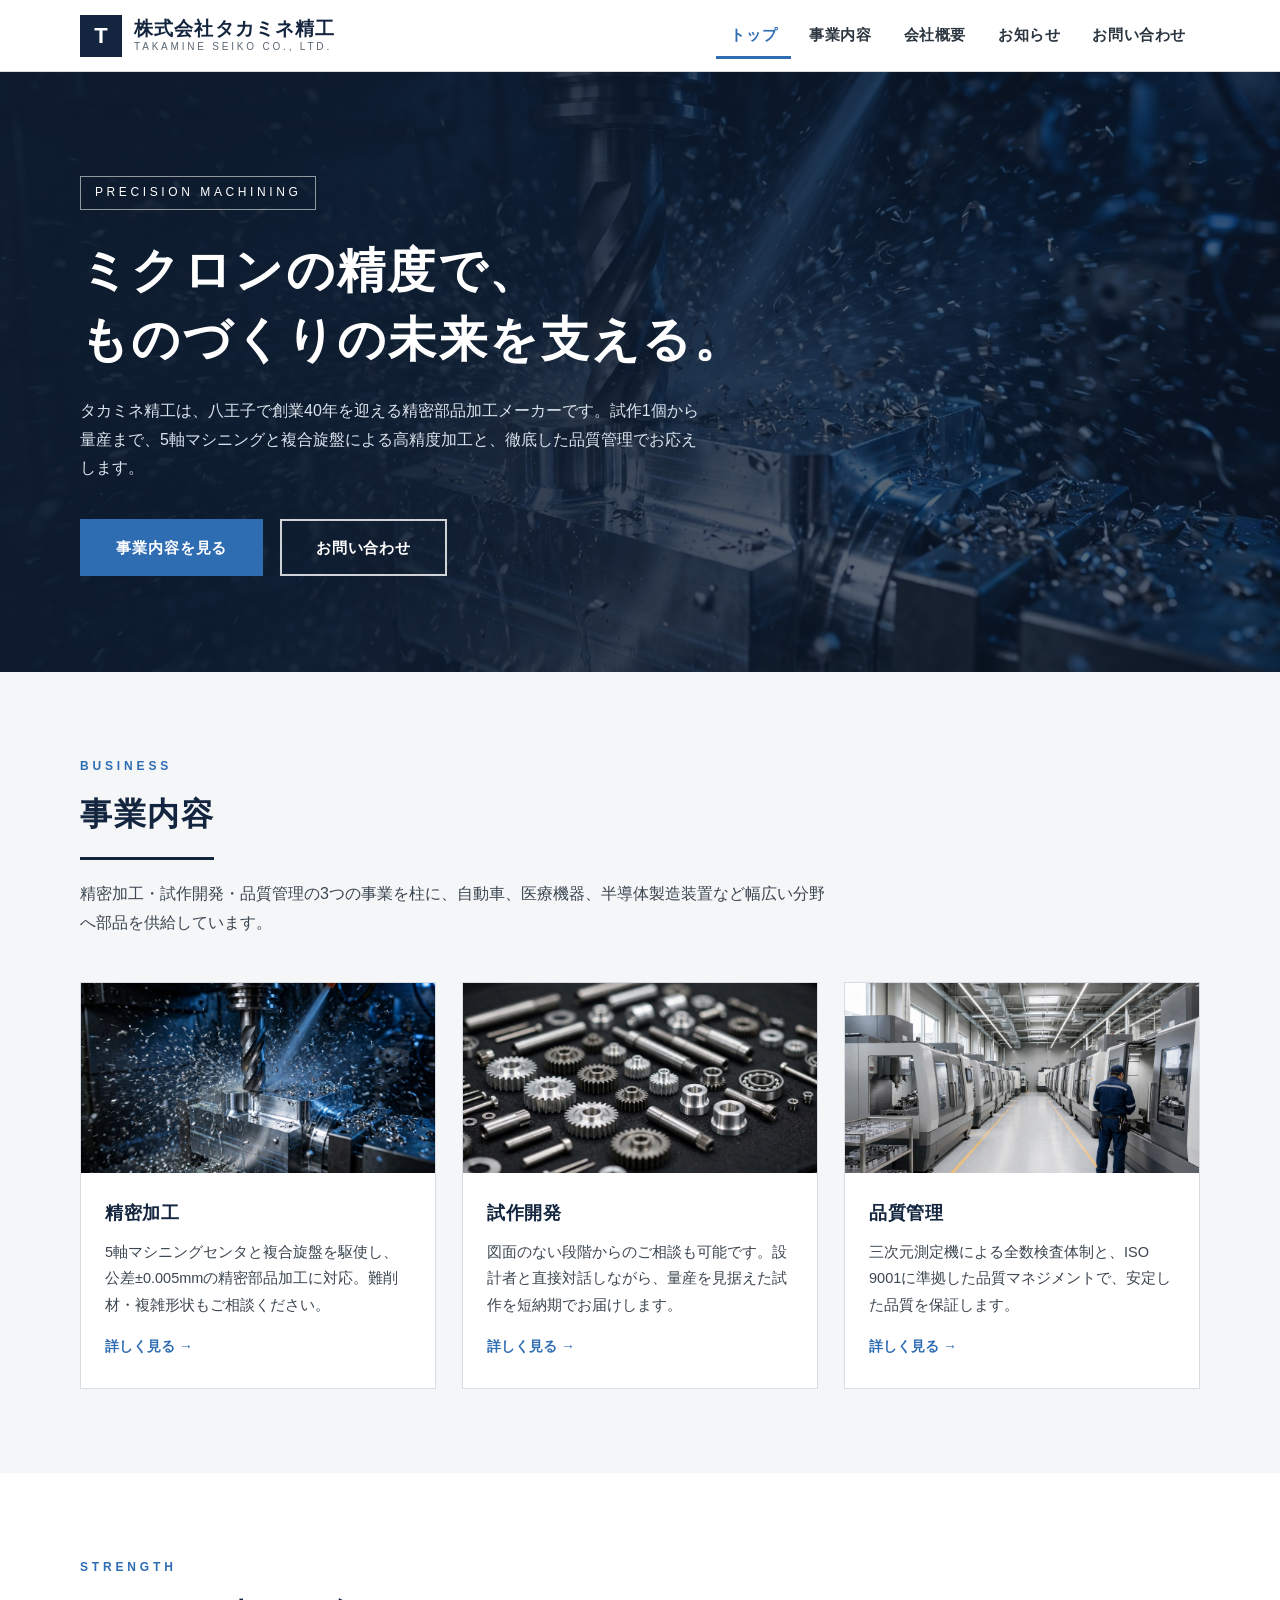
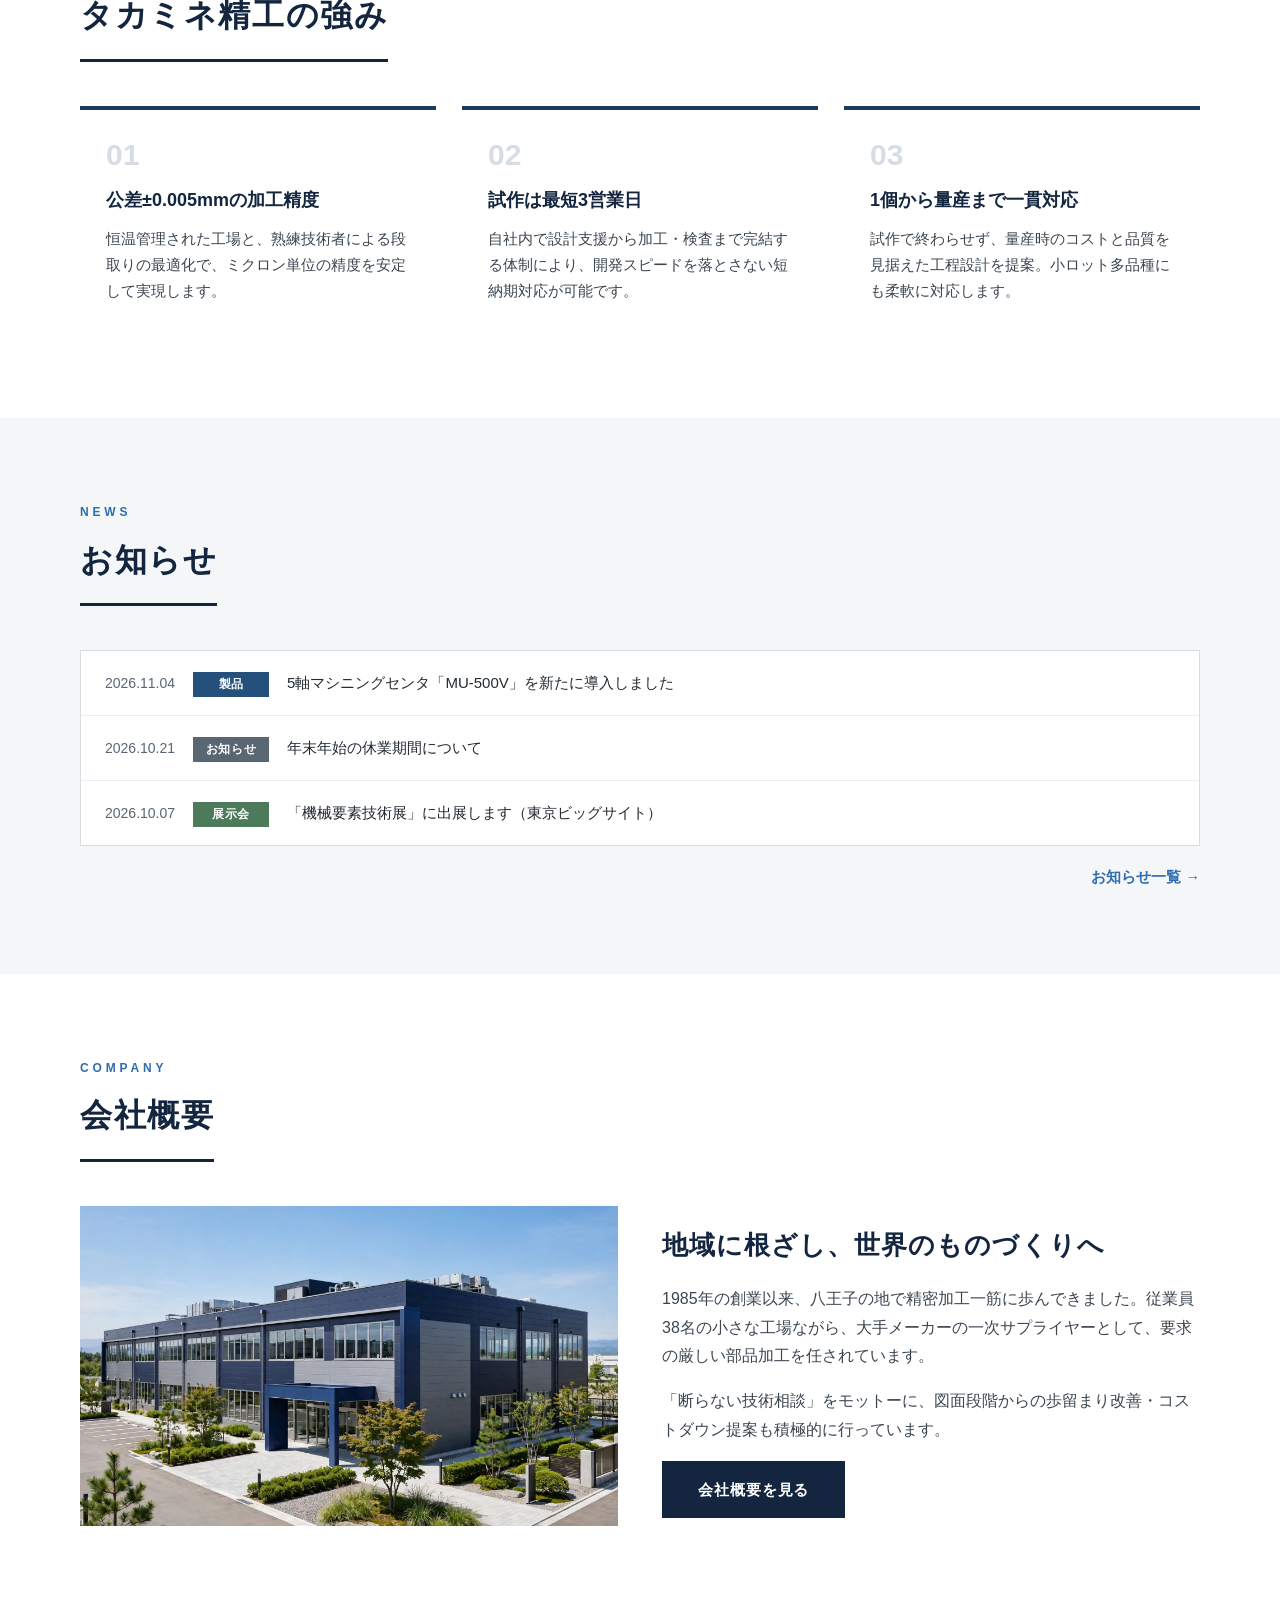
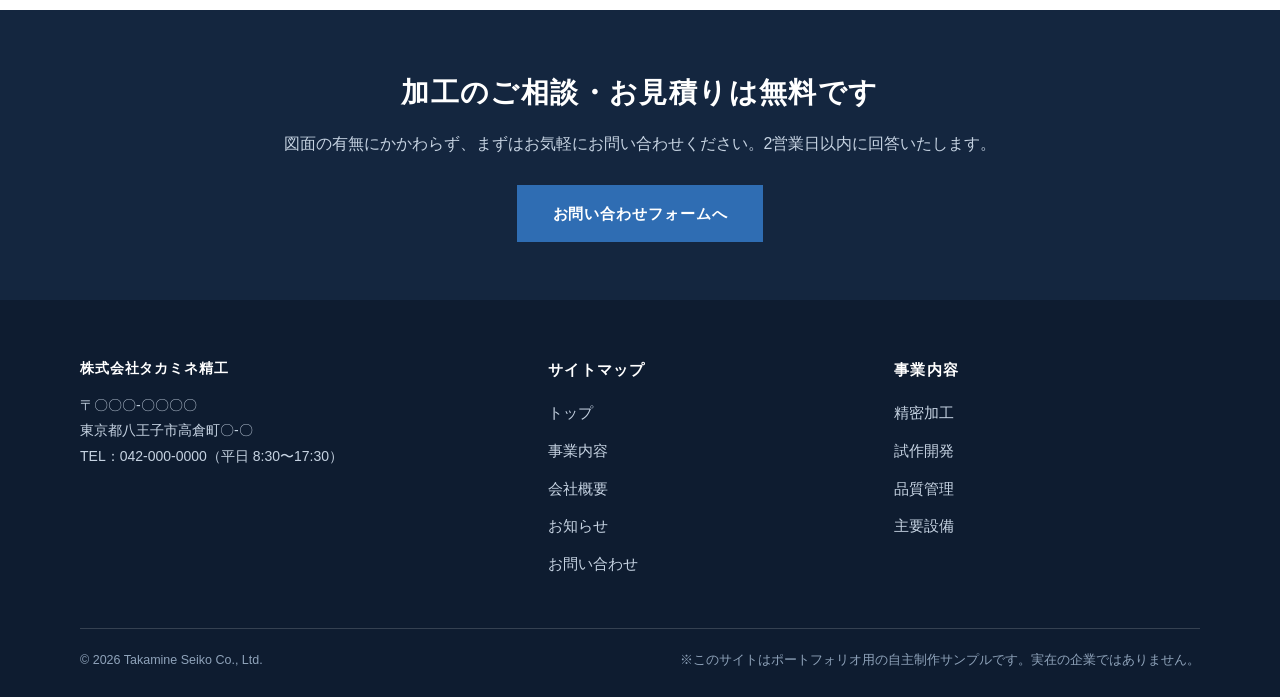
<file: index.html>
<!DOCTYPE html>
<html lang="ja">
<head>
<meta charset="UTF-8">
<meta name="viewport" content="width=device-width, initial-scale=1.0">
<title>株式会社タカミネ精工｜精密部品加工・試作開発（八王子市）</title>
<meta name="description" content="株式会社タカミネ精工は、東京都八王子市の精密部品加工メーカーです。5軸マシニング・複合旋盤による精密加工、試作開発、品質管理まで一貫対応します。">
<link rel="stylesheet" href="style.css">
</head>
<body>

<header class="site-header">
  <div class="header-inner">
    <a class="logo" href="index.html">
      <span class="logo-mark">T</span>
      <span class="logo-text">
        <span class="logo-name">株式会社タカミネ精工</span>
        <span class="logo-sub">TAKAMINE SEIKO CO., LTD.</span>
      </span>
    </a>
    <button class="nav-toggle" type="button" aria-label="メニューを開閉" aria-expanded="false" aria-controls="global-nav">
      <span></span><span></span><span></span>
    </button>
    <nav class="global-nav" id="global-nav" aria-label="グローバルナビゲーション">
      <ul class="nav-list">
        <li><a href="index.html" class="is-current" aria-current="page">トップ</a></li>
        <li><a href="business.html">事業内容</a></li>
        <li><a href="about.html">会社概要</a></li>
        <li><a href="news.html">お知らせ</a></li>
        <li><a href="contact.html">お問い合わせ</a></li>
      </ul>
    </nav>
  </div>
</header>

<main>
  <!-- ヒーロー -->
  <section class="hero">
    <img class="hero-bg" src="assets/cnc-machine.webp" alt="">
    <div class="container hero-inner">
      <span class="hero-label">PRECISION MACHINING</span>
      <h1>ミクロンの精度で、<br>ものづくりの未来を支える。</h1>
      <p>タカミネ精工は、八王子で創業40年を迎える精密部品加工メーカーです。試作1個から量産まで、5軸マシニングと複合旋盤による高精度加工と、徹底した品質管理でお応えします。</p>
      <div class="hero-actions">
        <a class="btn btn-primary" href="business.html">事業内容を見る</a>
        <a class="btn btn-ghost" href="contact.html">お問い合わせ</a>
      </div>
    </div>
  </section>

  <!-- 事業紹介サマリー -->
  <section class="section">
    <div class="container">
      <div class="section-head fade-in">
        <span class="section-label">BUSINESS</span>
        <h2 class="section-title">事業内容</h2>
        <p class="section-lead">精密加工・試作開発・品質管理の3つの事業を柱に、自動車、医療機器、半導体製造装置など幅広い分野へ部品を供給しています。</p>
      </div>
      <div class="cards">
        <article class="card fade-in">
          <img src="assets/cnc-machine.webp" alt="CNCマシニングセンタで金属部品を切削加工している様子">
          <div class="card-body">
            <h3>精密加工</h3>
            <p>5軸マシニングセンタと複合旋盤を駆使し、公差±0.005mmの精密部品加工に対応。難削材・複雑形状もご相談ください。</p>
            <a class="card-link" href="business.html#machining">詳しく見る →</a>
          </div>
        </article>
        <article class="card fade-in">
          <img src="assets/precision-parts.webp" alt="検査台に並べられた精密加工部品">
          <div class="card-body">
            <h3>試作開発</h3>
            <p>図面のない段階からのご相談も可能です。設計者と直接対話しながら、量産を見据えた試作を短納期でお届けします。</p>
            <a class="card-link" href="business.html#prototype">詳しく見る →</a>
          </div>
        </article>
        <article class="card fade-in">
          <img src="assets/machining-floor.webp" alt="整然と並ぶ工作機械と作業員">
          <div class="card-body">
            <h3>品質管理</h3>
            <p>三次元測定機による全数検査体制と、ISO 9001に準拠した品質マネジメントで、安定した品質を保証します。</p>
            <a class="card-link" href="business.html#quality">詳しく見る →</a>
          </div>
        </article>
      </div>
    </div>
  </section>

  <!-- 強み -->
  <section class="section section-white">
    <div class="container">
      <div class="section-head fade-in">
        <span class="section-label">STRENGTH</span>
        <h2 class="section-title">タカミネ精工の強み</h2>
      </div>
      <div class="strength-list">
        <div class="strength-item fade-in">
          <span class="strength-num">01</span>
          <h3>公差±0.005mmの加工精度</h3>
          <p>恒温管理された工場と、熟練技術者による段取りの最適化で、ミクロン単位の精度を安定して実現します。</p>
        </div>
        <div class="strength-item fade-in">
          <span class="strength-num">02</span>
          <h3>試作は最短3営業日</h3>
          <p>自社内で設計支援から加工・検査まで完結する体制により、開発スピードを落とさない短納期対応が可能です。</p>
        </div>
        <div class="strength-item fade-in">
          <span class="strength-num">03</span>
          <h3>1個から量産まで一貫対応</h3>
          <p>試作で終わらせず、量産時のコストと品質を見据えた工程設計を提案。小ロット多品種にも柔軟に対応します。</p>
        </div>
      </div>
    </div>
  </section>

  <!-- お知らせ -->
  <section class="section">
    <div class="container">
      <div class="section-head fade-in">
        <span class="section-label">NEWS</span>
        <h2 class="section-title">お知らせ</h2>
      </div>
      <div class="news-list fade-in">
        <div class="news-item">
          <span class="news-date">2026.11.04</span>
          <span class="tag tag-product">製品</span>
          <a href="news.html">5軸マシニングセンタ「MU-500V」を新たに導入しました</a>
        </div>
        <div class="news-item">
          <span class="news-date">2026.10.21</span>
          <span class="tag">お知らせ</span>
          <a href="news.html">年末年始の休業期間について</a>
        </div>
        <div class="news-item">
          <span class="news-date">2026.10.07</span>
          <span class="tag tag-event">展示会</span>
          <a href="news.html">「機械要素技術展」に出展します（東京ビッグサイト）</a>
        </div>
      </div>
      <p class="more-link"><a href="news.html">お知らせ一覧 →</a></p>
    </div>
  </section>

  <!-- 会社概要サマリー -->
  <section class="section section-white">
    <div class="container">
      <div class="section-head fade-in">
        <span class="section-label">COMPANY</span>
        <h2 class="section-title">会社概要</h2>
      </div>
      <div class="business-block fade-in">
        <div class="business-media">
          <img src="assets/factory-exterior.webp" alt="株式会社タカミネ精工 本社工場の外観">
        </div>
        <div class="business-body">
          <h2>地域に根ざし、世界のものづくりへ</h2>
          <p>1985年の創業以来、八王子の地で精密加工一筋に歩んできました。従業員38名の小さな工場ながら、大手メーカーの一次サプライヤーとして、要求の厳しい部品加工を任されています。</p>
          <p>「断らない技術相談」をモットーに、図面段階からの歩留まり改善・コストダウン提案も積極的に行っています。</p>
          <a class="btn btn-navy" href="about.html">会社概要を見る</a>
        </div>
      </div>
    </div>
  </section>

  <!-- CTA -->
  <section class="cta-band">
    <div class="container fade-in">
      <h2>加工のご相談・お見積りは無料です</h2>
      <p>図面の有無にかかわらず、まずはお気軽にお問い合わせください。2営業日以内に回答いたします。</p>
      <a class="btn btn-primary" href="contact.html">お問い合わせフォームへ</a>
    </div>
  </section>
</main>

<footer class="site-footer">
  <div class="container">
    <div class="footer-inner">
      <div>
        <p class="footer-logo">株式会社タカミネ精工</p>
        <p>〒〇〇〇-〇〇〇〇<br>東京都八王子市高倉町〇-〇<br>TEL：042-000-0000（平日 8:30〜17:30）</p>
      </div>
      <div>
        <h3>サイトマップ</h3>
        <ul class="footer-sitemap">
          <li><a href="index.html">トップ</a></li>
          <li><a href="business.html">事業内容</a></li>
          <li><a href="about.html">会社概要</a></li>
          <li><a href="news.html">お知らせ</a></li>
          <li><a href="contact.html">お問い合わせ</a></li>
        </ul>
      </div>
      <div>
        <h3>事業内容</h3>
        <ul class="footer-sitemap">
          <li><a href="business.html#machining">精密加工</a></li>
          <li><a href="business.html#prototype">試作開発</a></li>
          <li><a href="business.html#quality">品質管理</a></li>
          <li><a href="business.html#equipment">主要設備</a></li>
        </ul>
      </div>
    </div>
    <div class="footer-bottom">
      <span>© <span id="copyright-year">2026</span> Takamine Seiko Co., Ltd.</span>
      <span>※このサイトはポートフォリオ用の自主制作サンプルです。実在の企業ではありません。</span>
    </div>
  </div>
</footer>

<script src="script.js"></script>
</body>
</html>
</file>
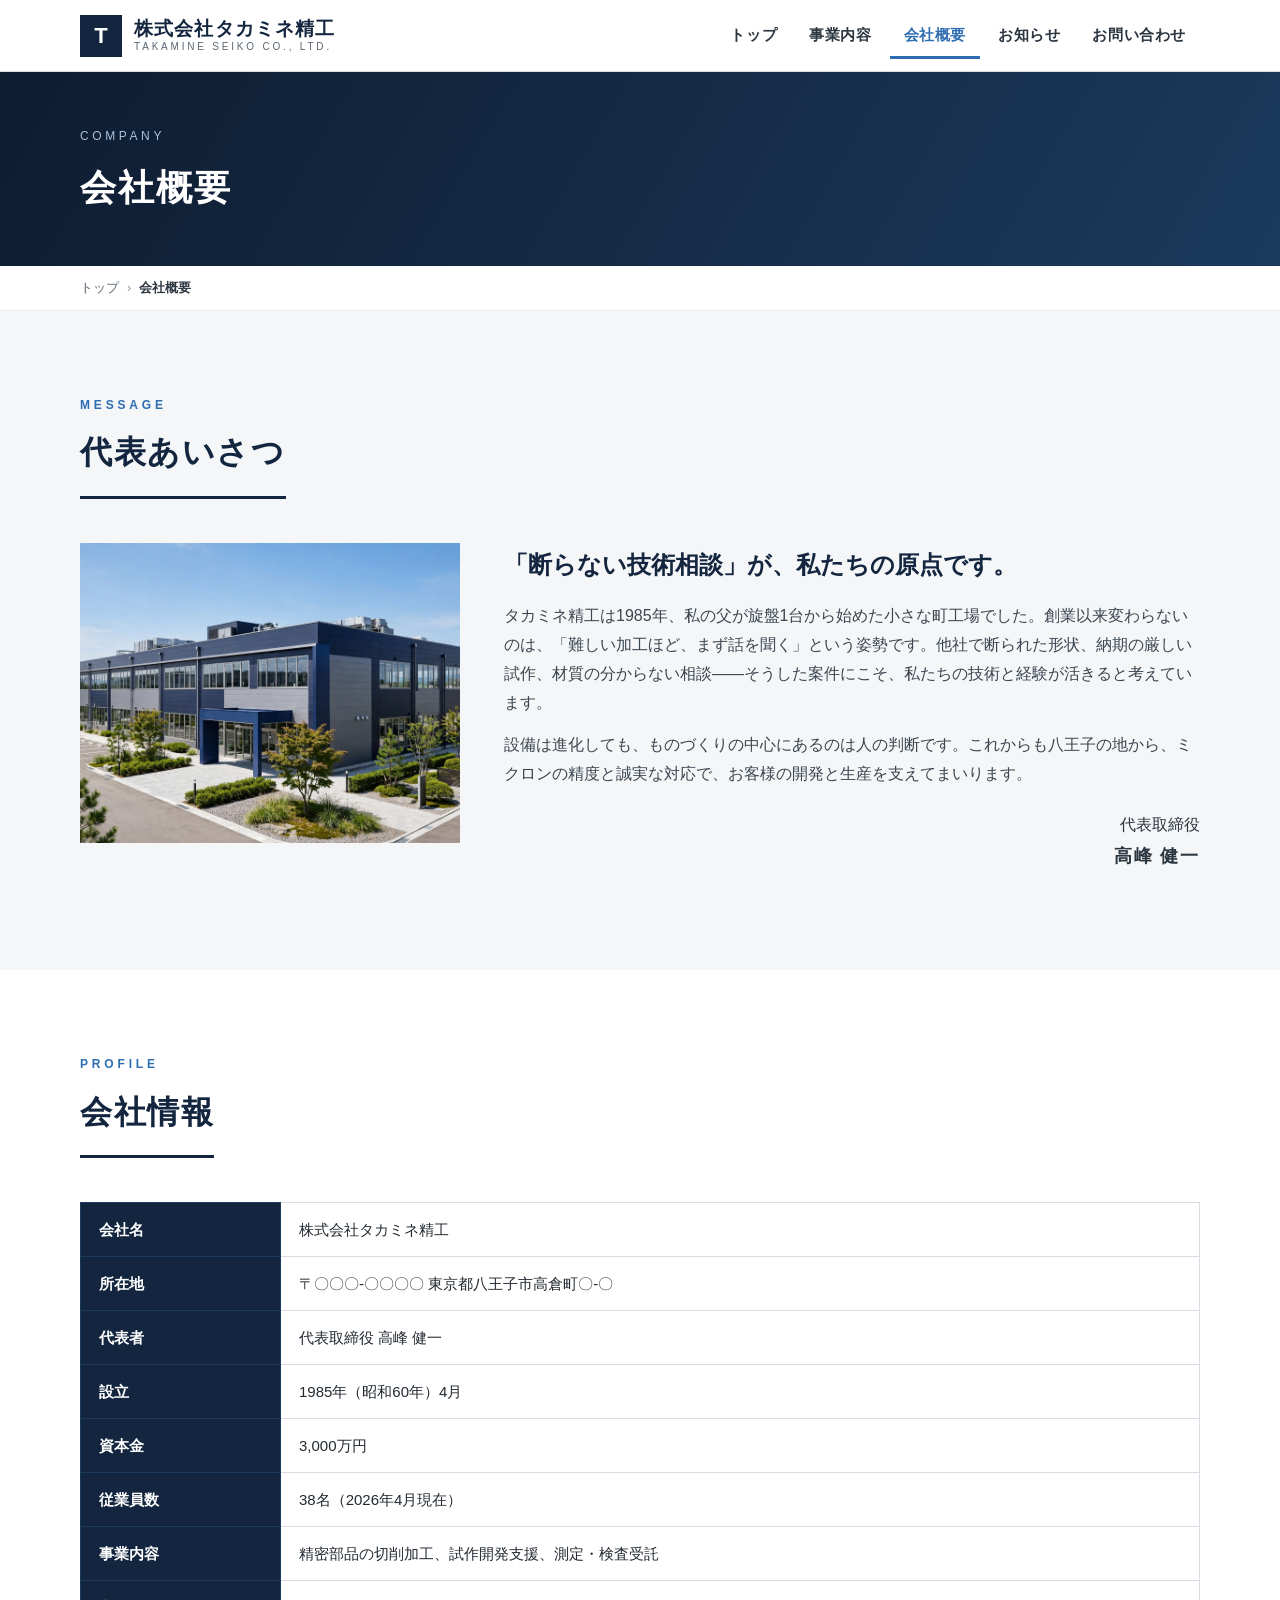
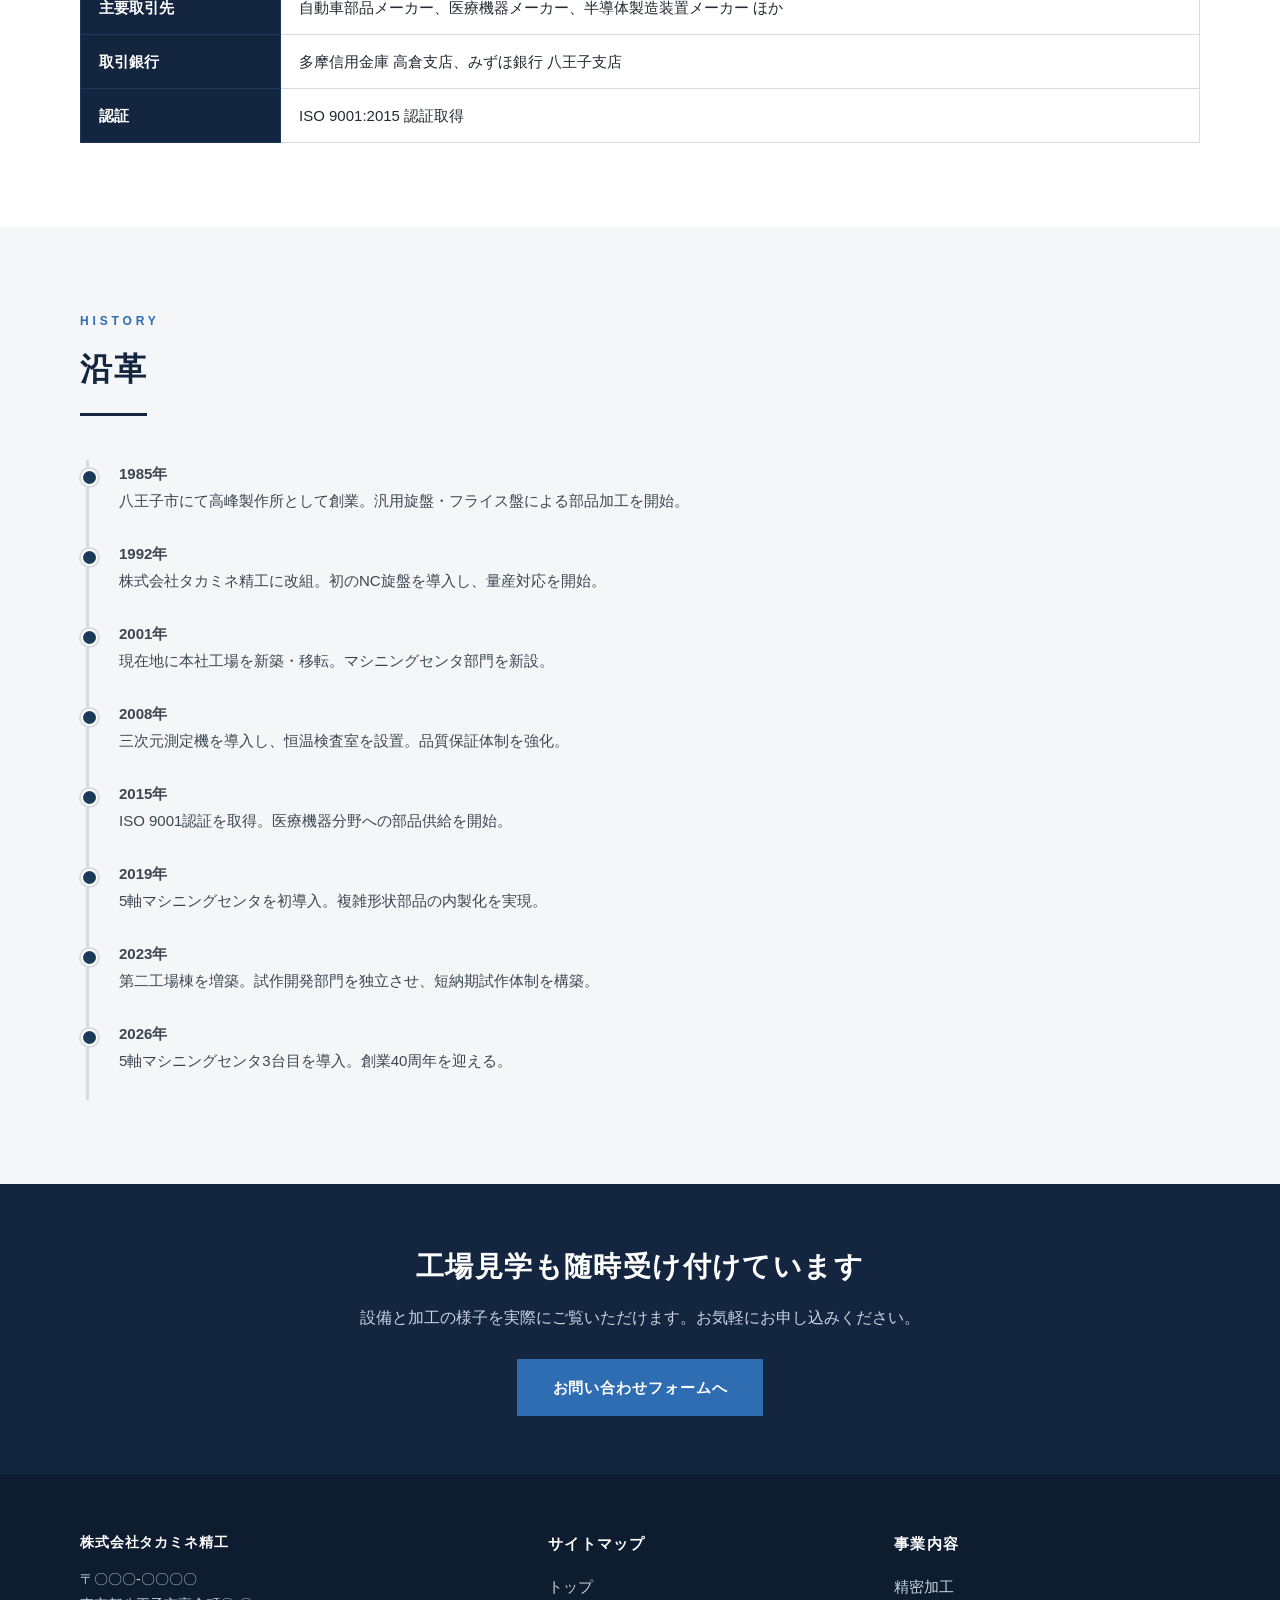
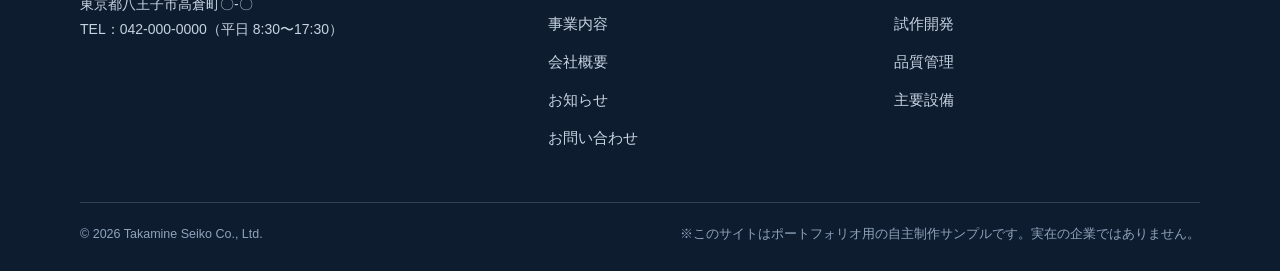
<file: about.html>
<!DOCTYPE html>
<html lang="ja">
<head>
<meta charset="UTF-8">
<meta name="viewport" content="width=device-width, initial-scale=1.0">
<title>会社概要｜株式会社タカミネ精工</title>
<meta name="description" content="株式会社タカミネ精工の会社概要。会社情報、代表あいさつ、沿革をご紹介します。">
<link rel="stylesheet" href="style.css">
</head>
<body>

<header class="site-header">
  <div class="header-inner">
    <a class="logo" href="index.html">
      <span class="logo-mark">T</span>
      <span class="logo-text">
        <span class="logo-name">株式会社タカミネ精工</span>
        <span class="logo-sub">TAKAMINE SEIKO CO., LTD.</span>
      </span>
    </a>
    <button class="nav-toggle" type="button" aria-label="メニューを開閉" aria-expanded="false" aria-controls="global-nav">
      <span></span><span></span><span></span>
    </button>
    <nav class="global-nav" id="global-nav" aria-label="グローバルナビゲーション">
      <ul class="nav-list">
        <li><a href="index.html">トップ</a></li>
        <li><a href="business.html">事業内容</a></li>
        <li><a href="about.html" class="is-current" aria-current="page">会社概要</a></li>
        <li><a href="news.html">お知らせ</a></li>
        <li><a href="contact.html">お問い合わせ</a></li>
      </ul>
    </nav>
  </div>
</header>

<main>
  <section class="page-hero">
    <div class="container">
      <p class="page-label">COMPANY</p>
      <h1>会社概要</h1>
    </div>
  </section>
  <nav class="breadcrumb" aria-label="パンくずリスト">
    <div class="container">
      <ol>
        <li><a href="index.html">トップ</a></li>
        <li><span aria-current="page">会社概要</span></li>
      </ol>
    </div>
  </nav>

  <!-- 代表あいさつ -->
  <section class="section">
    <div class="container">
      <div class="section-head fade-in">
        <span class="section-label">MESSAGE</span>
        <h2 class="section-title">代表あいさつ</h2>
      </div>
      <div class="greeting fade-in">
        <img src="assets/factory-exterior.webp" alt="株式会社タカミネ精工 本社工場の外観">
        <div>
          <h2>「断らない技術相談」が、私たちの原点です。</h2>
          <p>タカミネ精工は1985年、私の父が旋盤1台から始めた小さな町工場でした。創業以来変わらないのは、「難しい加工ほど、まず話を聞く」という姿勢です。他社で断られた形状、納期の厳しい試作、材質の分からない相談——そうした案件にこそ、私たちの技術と経験が活きると考えています。</p>
          <p>設備は進化しても、ものづくりの中心にあるのは人の判断です。これからも八王子の地から、ミクロンの精度と誠実な対応で、お客様の開発と生産を支えてまいります。</p>
          <p class="sign">代表取締役<br><strong>高峰 健一</strong></p>
        </div>
      </div>
    </div>
  </section>

  <!-- 会社情報 -->
  <section class="section section-white">
    <div class="container">
      <div class="section-head fade-in">
        <span class="section-label">PROFILE</span>
        <h2 class="section-title">会社情報</h2>
      </div>
      <table class="data-table info-table fade-in">
        <tbody>
          <tr><th scope="row">会社名</th><td>株式会社タカミネ精工</td></tr>
          <tr><th scope="row">所在地</th><td>〒〇〇〇-〇〇〇〇 東京都八王子市高倉町〇-〇</td></tr>
          <tr><th scope="row">代表者</th><td>代表取締役 高峰 健一</td></tr>
          <tr><th scope="row">設立</th><td>1985年（昭和60年）4月</td></tr>
          <tr><th scope="row">資本金</th><td>3,000万円</td></tr>
          <tr><th scope="row">従業員数</th><td>38名（2026年4月現在）</td></tr>
          <tr><th scope="row">事業内容</th><td>精密部品の切削加工、試作開発支援、測定・検査受託</td></tr>
          <tr><th scope="row">主要取引先</th><td>自動車部品メーカー、医療機器メーカー、半導体製造装置メーカー ほか</td></tr>
          <tr><th scope="row">取引銀行</th><td>多摩信用金庫 高倉支店、みずほ銀行 八王子支店</td></tr>
          <tr><th scope="row">認証</th><td>ISO 9001:2015 認証取得</td></tr>
        </tbody>
      </table>
    </div>
  </section>

  <!-- 沿革 -->
  <section class="section">
    <div class="container">
      <div class="section-head fade-in">
        <span class="section-label">HISTORY</span>
        <h2 class="section-title">沿革</h2>
      </div>
      <div class="timeline fade-in">
        <div class="timeline-item">
          <p class="timeline-year">1985年</p>
          <p>八王子市にて高峰製作所として創業。汎用旋盤・フライス盤による部品加工を開始。</p>
        </div>
        <div class="timeline-item">
          <p class="timeline-year">1992年</p>
          <p>株式会社タカミネ精工に改組。初のNC旋盤を導入し、量産対応を開始。</p>
        </div>
        <div class="timeline-item">
          <p class="timeline-year">2001年</p>
          <p>現在地に本社工場を新築・移転。マシニングセンタ部門を新設。</p>
        </div>
        <div class="timeline-item">
          <p class="timeline-year">2008年</p>
          <p>三次元測定機を導入し、恒温検査室を設置。品質保証体制を強化。</p>
        </div>
        <div class="timeline-item">
          <p class="timeline-year">2015年</p>
          <p>ISO 9001認証を取得。医療機器分野への部品供給を開始。</p>
        </div>
        <div class="timeline-item">
          <p class="timeline-year">2019年</p>
          <p>5軸マシニングセンタを初導入。複雑形状部品の内製化を実現。</p>
        </div>
        <div class="timeline-item">
          <p class="timeline-year">2023年</p>
          <p>第二工場棟を増築。試作開発部門を独立させ、短納期試作体制を構築。</p>
        </div>
        <div class="timeline-item">
          <p class="timeline-year">2026年</p>
          <p>5軸マシニングセンタ3台目を導入。創業40周年を迎える。</p>
        </div>
      </div>
    </div>
  </section>

  <section class="cta-band">
    <div class="container fade-in">
      <h2>工場見学も随時受け付けています</h2>
      <p>設備と加工の様子を実際にご覧いただけます。お気軽にお申し込みください。</p>
      <a class="btn btn-primary" href="contact.html">お問い合わせフォームへ</a>
    </div>
  </section>
</main>

<footer class="site-footer">
  <div class="container">
    <div class="footer-inner">
      <div>
        <p class="footer-logo">株式会社タカミネ精工</p>
        <p>〒〇〇〇-〇〇〇〇<br>東京都八王子市高倉町〇-〇<br>TEL：042-000-0000（平日 8:30〜17:30）</p>
      </div>
      <div>
        <h3>サイトマップ</h3>
        <ul class="footer-sitemap">
          <li><a href="index.html">トップ</a></li>
          <li><a href="business.html">事業内容</a></li>
          <li><a href="about.html">会社概要</a></li>
          <li><a href="news.html">お知らせ</a></li>
          <li><a href="contact.html">お問い合わせ</a></li>
        </ul>
      </div>
      <div>
        <h3>事業内容</h3>
        <ul class="footer-sitemap">
          <li><a href="business.html#machining">精密加工</a></li>
          <li><a href="business.html#prototype">試作開発</a></li>
          <li><a href="business.html#quality">品質管理</a></li>
          <li><a href="business.html#equipment">主要設備</a></li>
        </ul>
      </div>
    </div>
    <div class="footer-bottom">
      <span>© <span id="copyright-year">2026</span> Takamine Seiko Co., Ltd.</span>
      <span>※このサイトはポートフォリオ用の自主制作サンプルです。実在の企業ではありません。</span>
    </div>
  </div>
</footer>

<script src="script.js"></script>
</body>
</html>
</file>
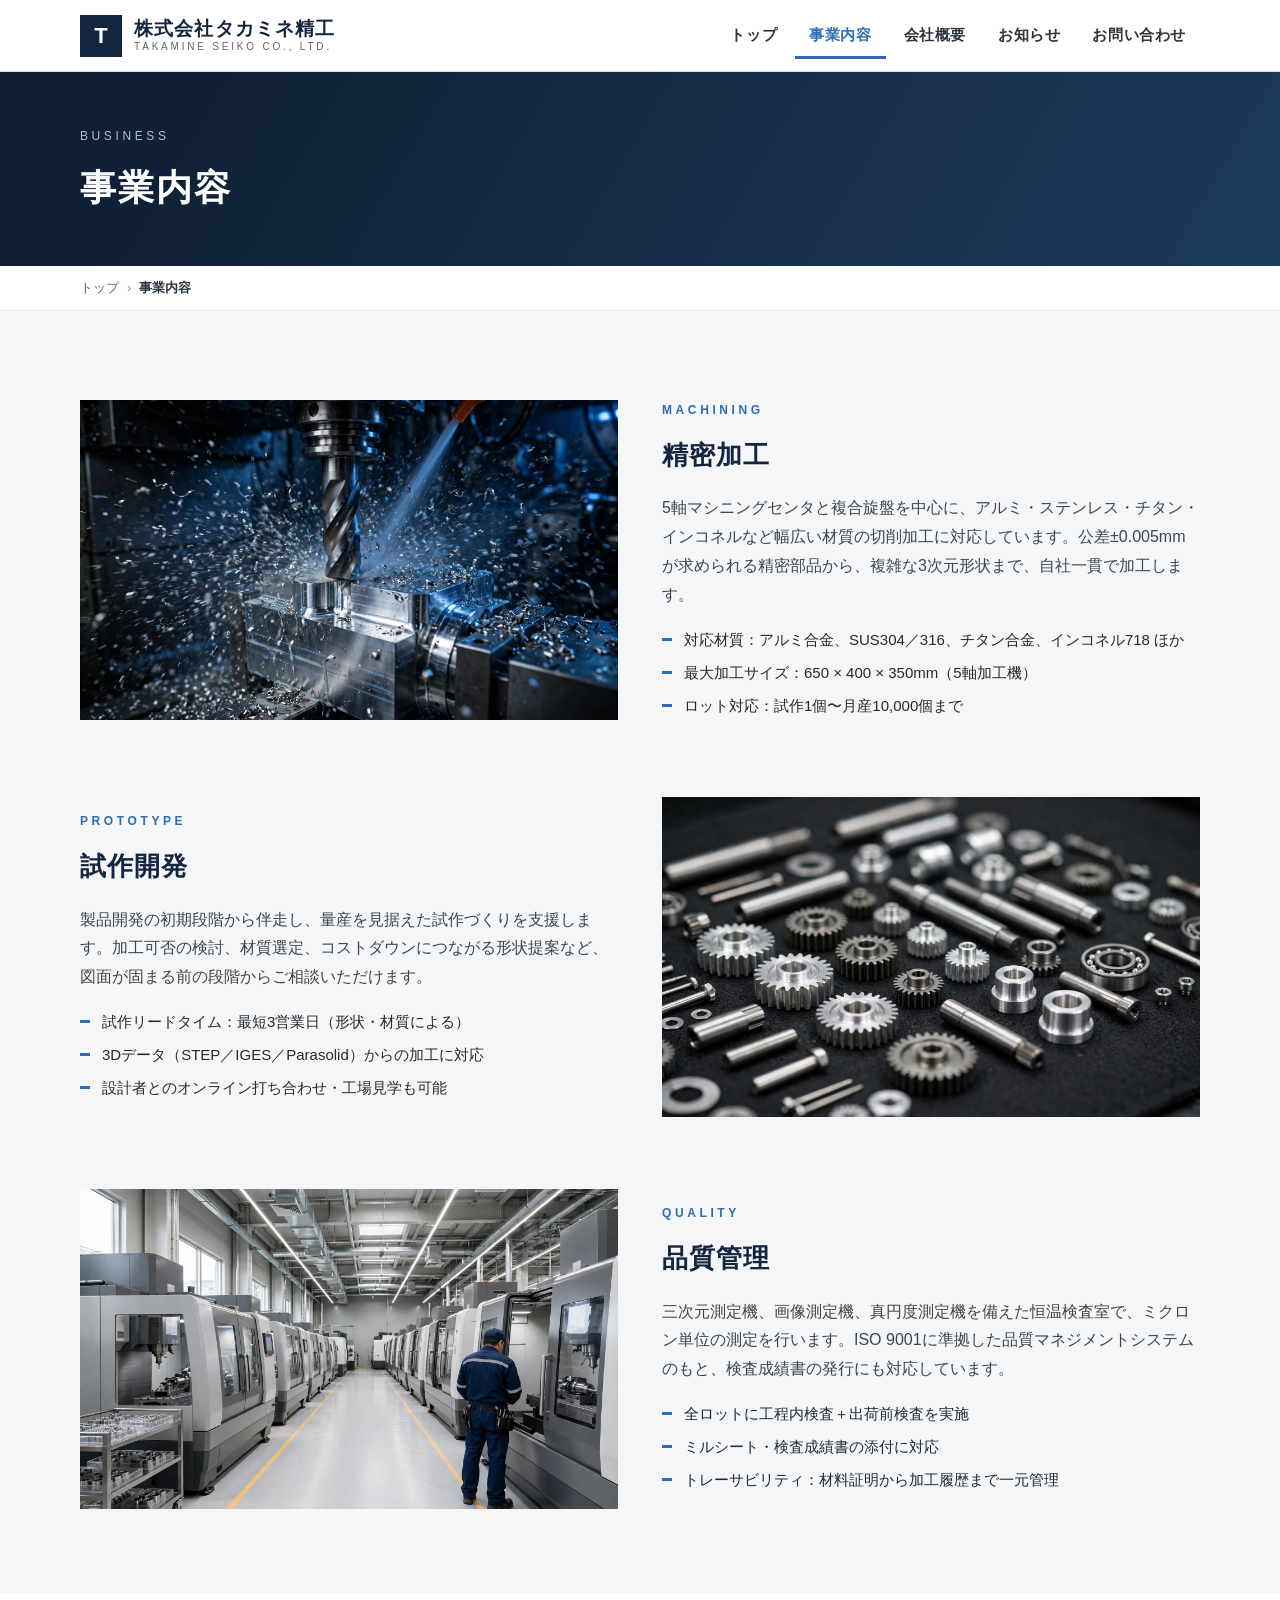
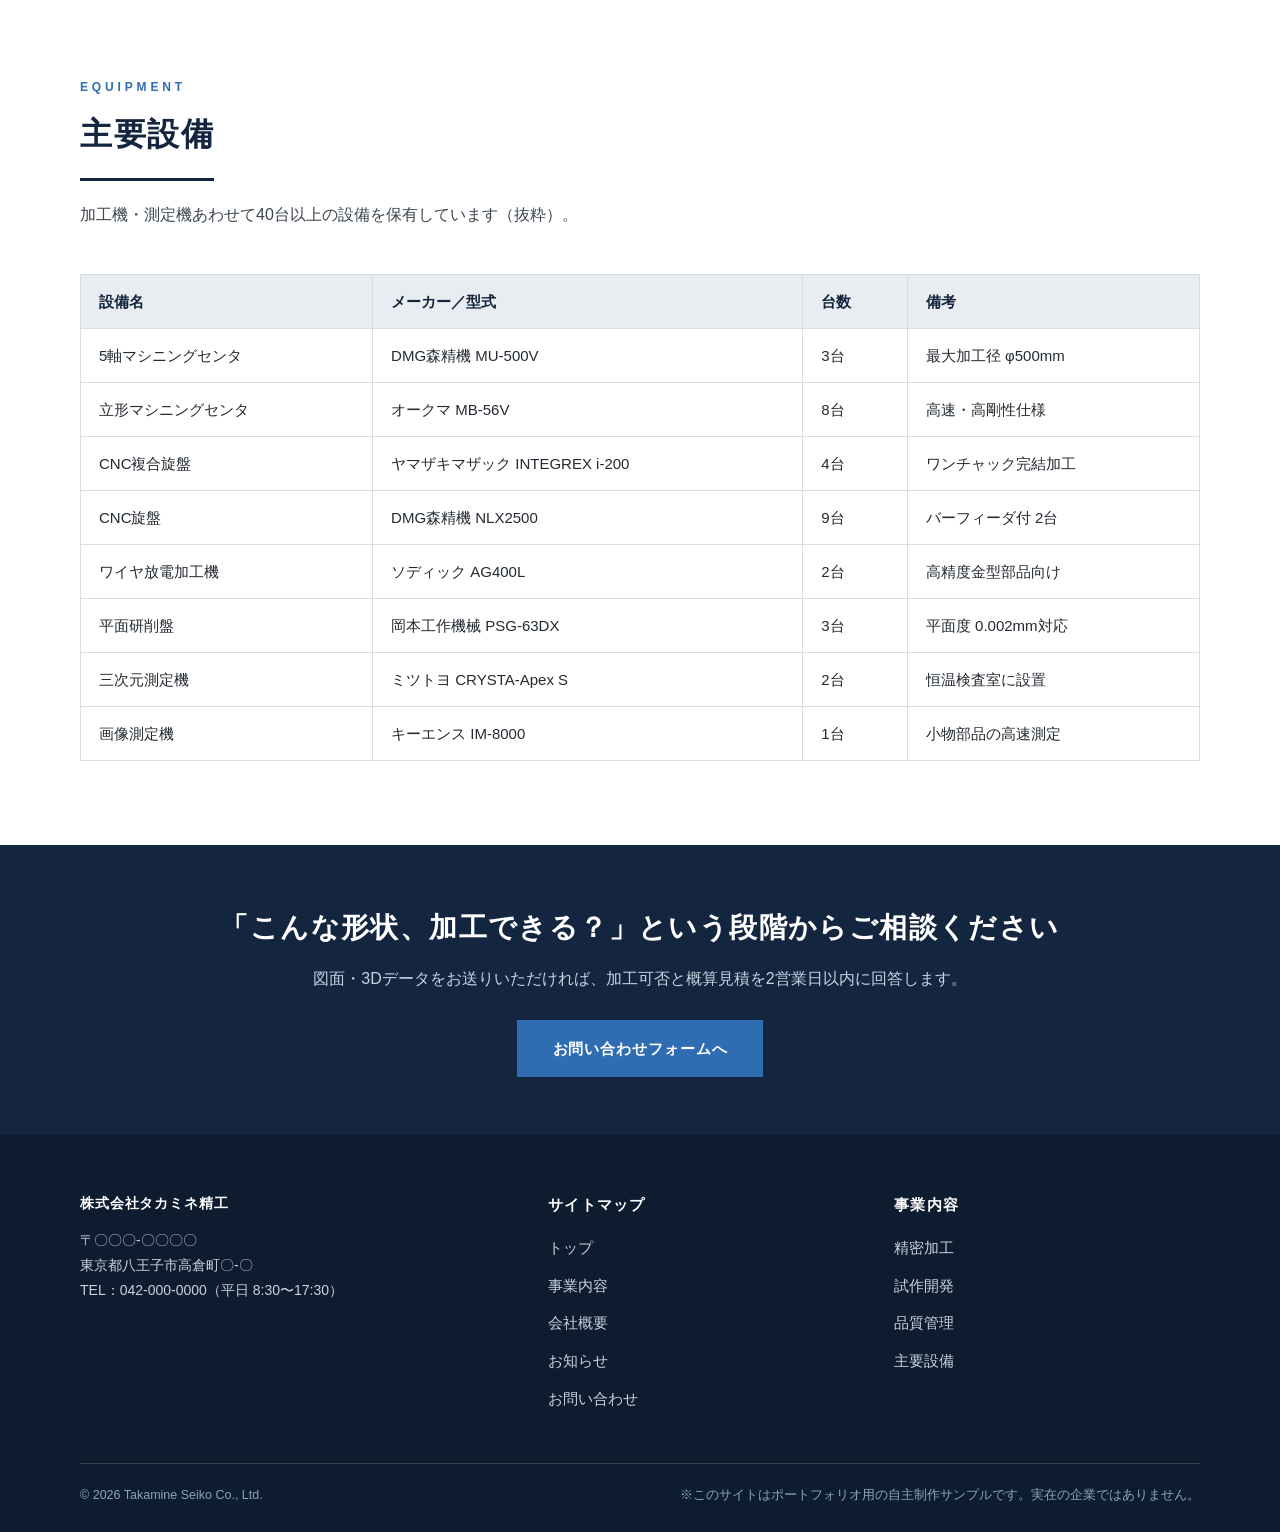
<file: business.html>
<!DOCTYPE html>
<html lang="ja">
<head>
<meta charset="UTF-8">
<meta name="viewport" content="width=device-width, initial-scale=1.0">
<title>事業内容｜株式会社タカミネ精工</title>
<meta name="description" content="株式会社タカミネ精工の事業内容。精密加工、試作開発、品質管理の3事業と主要設備のご紹介です。">
<link rel="stylesheet" href="style.css">
</head>
<body>

<header class="site-header">
  <div class="header-inner">
    <a class="logo" href="index.html">
      <span class="logo-mark">T</span>
      <span class="logo-text">
        <span class="logo-name">株式会社タカミネ精工</span>
        <span class="logo-sub">TAKAMINE SEIKO CO., LTD.</span>
      </span>
    </a>
    <button class="nav-toggle" type="button" aria-label="メニューを開閉" aria-expanded="false" aria-controls="global-nav">
      <span></span><span></span><span></span>
    </button>
    <nav class="global-nav" id="global-nav" aria-label="グローバルナビゲーション">
      <ul class="nav-list">
        <li><a href="index.html">トップ</a></li>
        <li><a href="business.html" class="is-current" aria-current="page">事業内容</a></li>
        <li><a href="about.html">会社概要</a></li>
        <li><a href="news.html">お知らせ</a></li>
        <li><a href="contact.html">お問い合わせ</a></li>
      </ul>
    </nav>
  </div>
</header>

<main>
  <section class="page-hero">
    <div class="container">
      <p class="page-label">BUSINESS</p>
      <h1>事業内容</h1>
    </div>
  </section>
  <nav class="breadcrumb" aria-label="パンくずリスト">
    <div class="container">
      <ol>
        <li><a href="index.html">トップ</a></li>
        <li><span aria-current="page">事業内容</span></li>
      </ol>
    </div>
  </nav>

  <section class="section">
    <div class="container">

      <div class="business-block fade-in" id="machining">
        <div class="business-media">
          <img src="assets/cnc-machine.webp" alt="CNCマシニングセンタで金属部品を切削加工している様子">
        </div>
        <div class="business-body">
          <span class="biz-label">MACHINING</span>
          <h2>精密加工</h2>
          <p>5軸マシニングセンタと複合旋盤を中心に、アルミ・ステンレス・チタン・インコネルなど幅広い材質の切削加工に対応しています。公差±0.005mmが求められる精密部品から、複雑な3次元形状まで、自社一貫で加工します。</p>
          <ul class="biz-points">
            <li>対応材質：アルミ合金、SUS304／316、チタン合金、インコネル718 ほか</li>
            <li>最大加工サイズ：650 × 400 × 350mm（5軸加工機）</li>
            <li>ロット対応：試作1個〜月産10,000個まで</li>
          </ul>
        </div>
      </div>

      <div class="business-block reverse fade-in" id="prototype">
        <div class="business-media">
          <img src="assets/precision-parts.webp" alt="検査台に並べられた精密加工部品">
        </div>
        <div class="business-body">
          <span class="biz-label">PROTOTYPE</span>
          <h2>試作開発</h2>
          <p>製品開発の初期段階から伴走し、量産を見据えた試作づくりを支援します。加工可否の検討、材質選定、コストダウンにつながる形状提案など、図面が固まる前の段階からご相談いただけます。</p>
          <ul class="biz-points">
            <li>試作リードタイム：最短3営業日（形状・材質による）</li>
            <li>3Dデータ（STEP／IGES／Parasolid）からの加工に対応</li>
            <li>設計者とのオンライン打ち合わせ・工場見学も可能</li>
          </ul>
        </div>
      </div>

      <div class="business-block fade-in" id="quality">
        <div class="business-media">
          <img src="assets/machining-floor.webp" alt="整然と並ぶ工作機械と作業員">
        </div>
        <div class="business-body">
          <span class="biz-label">QUALITY</span>
          <h2>品質管理</h2>
          <p>三次元測定機、画像測定機、真円度測定機を備えた恒温検査室で、ミクロン単位の測定を行います。ISO 9001に準拠した品質マネジメントシステムのもと、検査成績書の発行にも対応しています。</p>
          <ul class="biz-points">
            <li>全ロットに工程内検査＋出荷前検査を実施</li>
            <li>ミルシート・検査成績書の添付に対応</li>
            <li>トレーサビリティ：材料証明から加工履歴まで一元管理</li>
          </ul>
        </div>
      </div>

    </div>
  </section>

  <section class="section section-white" id="equipment">
    <div class="container">
      <div class="section-head fade-in">
        <span class="section-label">EQUIPMENT</span>
        <h2 class="section-title">主要設備</h2>
        <p class="section-lead">加工機・測定機あわせて40台以上の設備を保有しています（抜粋）。</p>
      </div>
      <table class="data-table fade-in">
        <thead>
          <tr><th scope="col">設備名</th><th scope="col">メーカー／型式</th><th scope="col">台数</th><th scope="col">備考</th></tr>
        </thead>
        <tbody>
          <tr><td>5軸マシニングセンタ</td><td>DMG森精機 MU-500V</td><td>3台</td><td>最大加工径 φ500mm</td></tr>
          <tr><td>立形マシニングセンタ</td><td>オークマ MB-56V</td><td>8台</td><td>高速・高剛性仕様</td></tr>
          <tr><td>CNC複合旋盤</td><td>ヤマザキマザック INTEGREX i-200</td><td>4台</td><td>ワンチャック完結加工</td></tr>
          <tr><td>CNC旋盤</td><td>DMG森精機 NLX2500</td><td>9台</td><td>バーフィーダ付 2台</td></tr>
          <tr><td>ワイヤ放電加工機</td><td>ソディック AG400L</td><td>2台</td><td>高精度金型部品向け</td></tr>
          <tr><td>平面研削盤</td><td>岡本工作機械 PSG-63DX</td><td>3台</td><td>平面度 0.002mm対応</td></tr>
          <tr><td>三次元測定機</td><td>ミツトヨ CRYSTA-Apex S</td><td>2台</td><td>恒温検査室に設置</td></tr>
          <tr><td>画像測定機</td><td>キーエンス IM-8000</td><td>1台</td><td>小物部品の高速測定</td></tr>
        </tbody>
      </table>
    </div>
  </section>

  <section class="cta-band">
    <div class="container fade-in">
      <h2>「こんな形状、加工できる？」という段階からご相談ください</h2>
      <p>図面・3Dデータをお送りいただければ、加工可否と概算見積を2営業日以内に回答します。</p>
      <a class="btn btn-primary" href="contact.html">お問い合わせフォームへ</a>
    </div>
  </section>
</main>

<footer class="site-footer">
  <div class="container">
    <div class="footer-inner">
      <div>
        <p class="footer-logo">株式会社タカミネ精工</p>
        <p>〒〇〇〇-〇〇〇〇<br>東京都八王子市高倉町〇-〇<br>TEL：042-000-0000（平日 8:30〜17:30）</p>
      </div>
      <div>
        <h3>サイトマップ</h3>
        <ul class="footer-sitemap">
          <li><a href="index.html">トップ</a></li>
          <li><a href="business.html">事業内容</a></li>
          <li><a href="about.html">会社概要</a></li>
          <li><a href="news.html">お知らせ</a></li>
          <li><a href="contact.html">お問い合わせ</a></li>
        </ul>
      </div>
      <div>
        <h3>事業内容</h3>
        <ul class="footer-sitemap">
          <li><a href="business.html#machining">精密加工</a></li>
          <li><a href="business.html#prototype">試作開発</a></li>
          <li><a href="business.html#quality">品質管理</a></li>
          <li><a href="business.html#equipment">主要設備</a></li>
        </ul>
      </div>
    </div>
    <div class="footer-bottom">
      <span>© <span id="copyright-year">2026</span> Takamine Seiko Co., Ltd.</span>
      <span>※このサイトはポートフォリオ用の自主制作サンプルです。実在の企業ではありません。</span>
    </div>
  </div>
</footer>

<script src="script.js"></script>
</body>
</html>
</file>
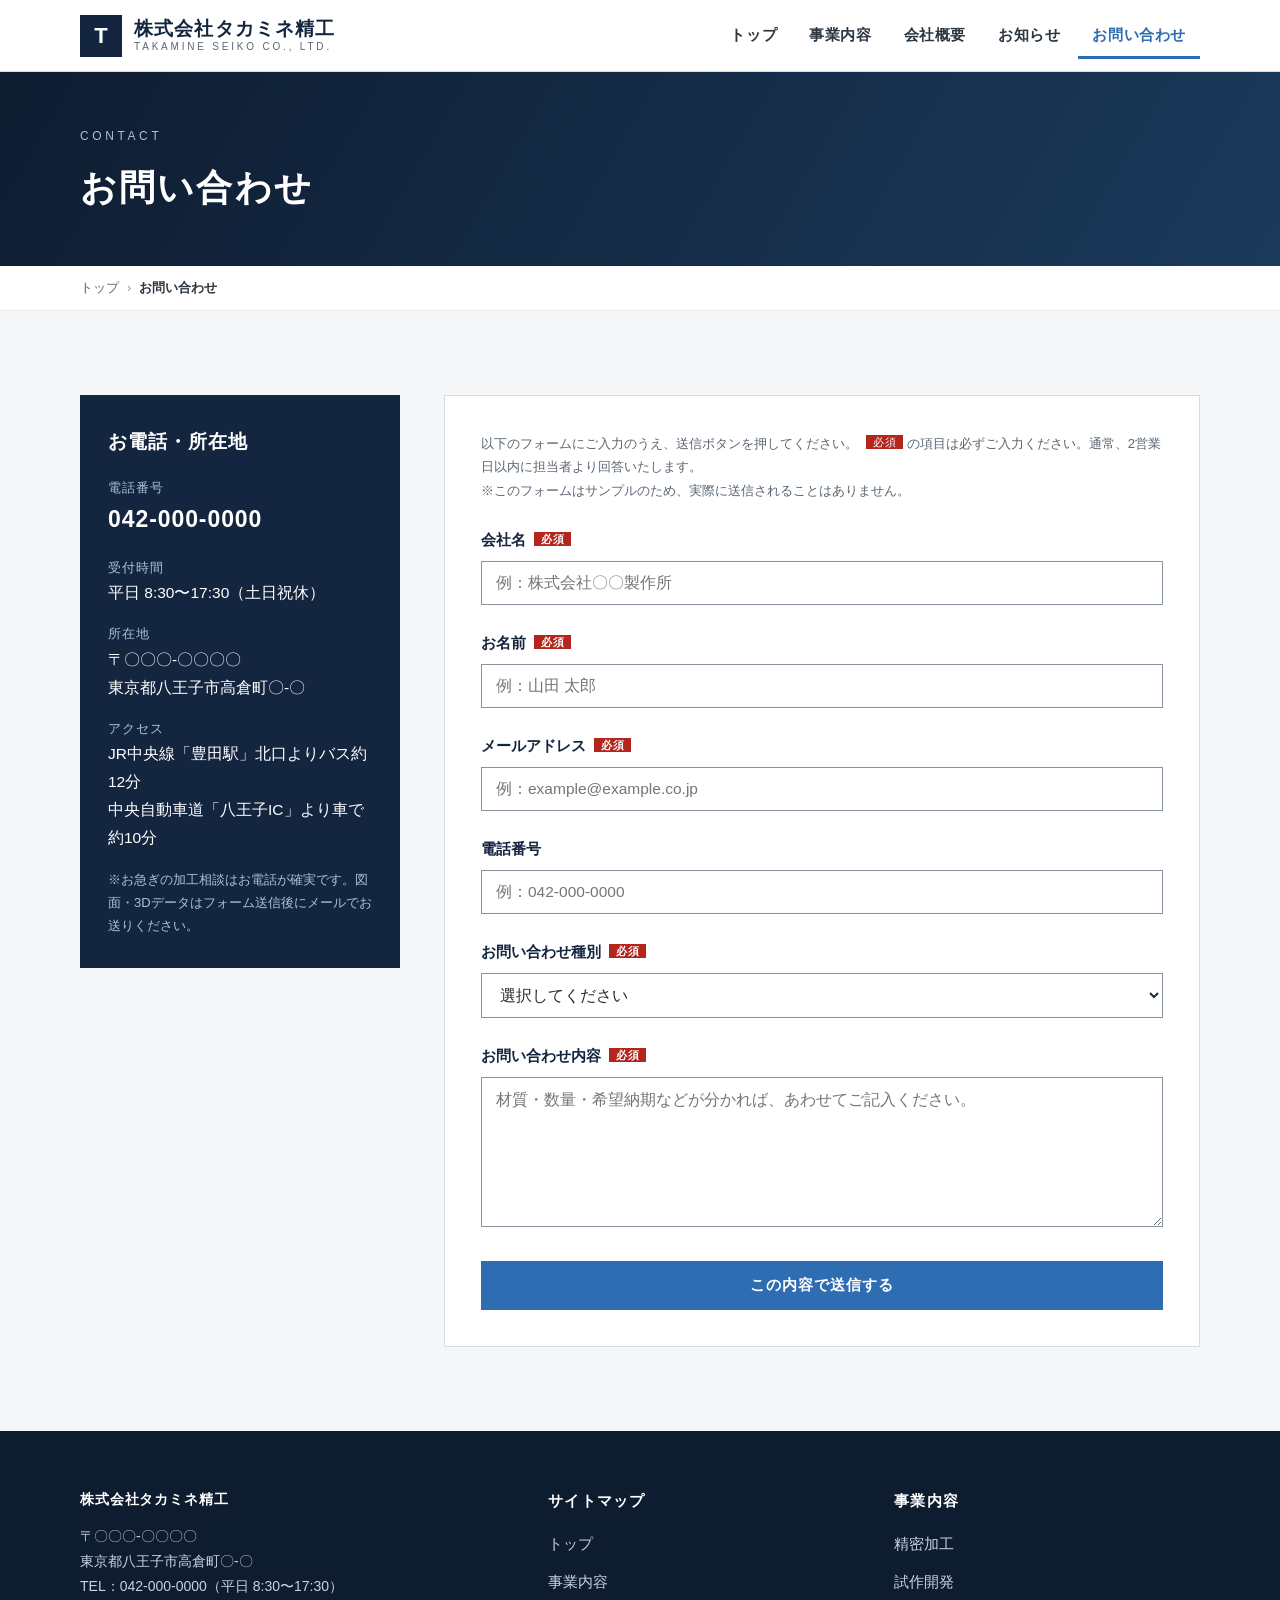
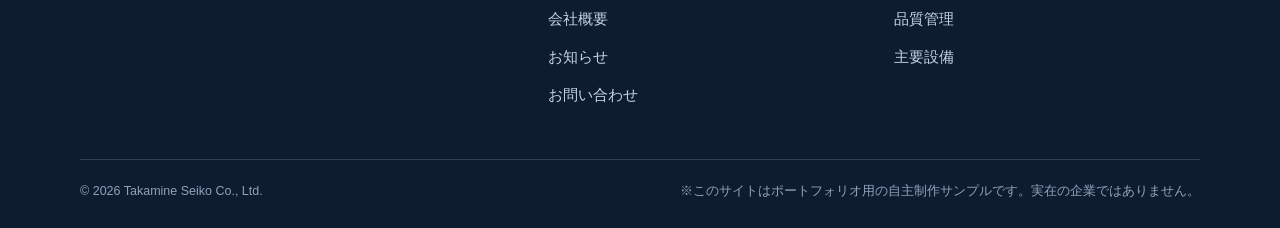
<file: contact.html>
<!DOCTYPE html>
<html lang="ja">
<head>
<meta charset="UTF-8">
<meta name="viewport" content="width=device-width, initial-scale=1.0">
<title>お問い合わせ｜株式会社タカミネ精工</title>
<meta name="description" content="株式会社タカミネ精工へのお問い合わせ。加工のご相談・お見積りは無料です。フォームまたはお電話でお気軽にどうぞ。">
<link rel="stylesheet" href="style.css">
</head>
<body>

<header class="site-header">
  <div class="header-inner">
    <a class="logo" href="index.html">
      <span class="logo-mark">T</span>
      <span class="logo-text">
        <span class="logo-name">株式会社タカミネ精工</span>
        <span class="logo-sub">TAKAMINE SEIKO CO., LTD.</span>
      </span>
    </a>
    <button class="nav-toggle" type="button" aria-label="メニューを開閉" aria-expanded="false" aria-controls="global-nav">
      <span></span><span></span><span></span>
    </button>
    <nav class="global-nav" id="global-nav" aria-label="グローバルナビゲーション">
      <ul class="nav-list">
        <li><a href="index.html">トップ</a></li>
        <li><a href="business.html">事業内容</a></li>
        <li><a href="about.html">会社概要</a></li>
        <li><a href="news.html">お知らせ</a></li>
        <li><a href="contact.html" class="is-current" aria-current="page">お問い合わせ</a></li>
      </ul>
    </nav>
  </div>
</header>

<main>
  <section class="page-hero">
    <div class="container">
      <p class="page-label">CONTACT</p>
      <h1>お問い合わせ</h1>
    </div>
  </section>
  <nav class="breadcrumb" aria-label="パンくずリスト">
    <div class="container">
      <ol>
        <li><a href="index.html">トップ</a></li>
        <li><span aria-current="page">お問い合わせ</span></li>
      </ol>
    </div>
  </nav>

  <section class="section">
    <div class="container">
      <div class="contact-grid">

        <aside class="contact-info fade-in">
          <h2>お電話・所在地</h2>
          <dl>
            <div>
              <dt>電話番号</dt>
              <dd class="tel">042-000-0000</dd>
            </div>
            <div>
              <dt>受付時間</dt>
              <dd>平日 8:30〜17:30（土日祝休）</dd>
            </div>
            <div>
              <dt>所在地</dt>
              <dd>〒〇〇〇-〇〇〇〇<br>東京都八王子市高倉町〇-〇</dd>
            </div>
            <div>
              <dt>アクセス</dt>
              <dd>JR中央線「豊田駅」北口よりバス約12分<br>中央自動車道「八王子IC」より車で約10分</dd>
            </div>
          </dl>
          <p style="font-size: 13px; color: #a9c2dc;">※お急ぎの加工相談はお電話が確実です。図面・3Dデータはフォーム送信後にメールでお送りください。</p>
        </aside>

        <div class="form-card fade-in">
          <p class="form-note">以下のフォームにご入力のうえ、送信ボタンを押してください。<span class="required">必須</span> の項目は必ずご入力ください。通常、2営業日以内に担当者より回答いたします。<br>※このフォームはサンプルのため、実際に送信されることはありません。</p>

          <form id="contact-form" novalidate>
            <div class="form-row">
              <label for="field-company">会社名<span class="required">必須</span></label>
              <input type="text" id="field-company" name="company" autocomplete="organization" placeholder="例：株式会社〇〇製作所" aria-describedby="error-company">
              <p class="form-error" id="error-company" role="alert">会社名を入力してください。</p>
            </div>
            <div class="form-row">
              <label for="field-name">お名前<span class="required">必須</span></label>
              <input type="text" id="field-name" name="name" autocomplete="name" placeholder="例：山田 太郎" aria-describedby="error-name">
              <p class="form-error" id="error-name" role="alert">お名前を入力してください。</p>
            </div>
            <div class="form-row">
              <label for="field-email">メールアドレス<span class="required">必須</span></label>
              <input type="email" id="field-email" name="email" autocomplete="email" placeholder="例：example@example.co.jp" aria-describedby="error-email">
              <p class="form-error" id="error-email" role="alert">メールアドレスを正しく入力してください。</p>
            </div>
            <div class="form-row">
              <label for="field-tel">電話番号</label>
              <input type="tel" id="field-tel" name="tel" autocomplete="tel" placeholder="例：042-000-0000">
            </div>
            <div class="form-row">
              <label for="field-type">お問い合わせ種別<span class="required">必須</span></label>
              <select id="field-type" name="type" aria-describedby="error-type">
                <option value="">選択してください</option>
                <option value="estimate">加工のご相談・お見積り</option>
                <option value="prototype">試作開発について</option>
                <option value="visit">工場見学について</option>
                <option value="recruit">採用について</option>
                <option value="other">その他</option>
              </select>
              <p class="form-error" id="error-type" role="alert">お問い合わせ種別を選択してください。</p>
            </div>
            <div class="form-row">
              <label for="field-message">お問い合わせ内容<span class="required">必須</span></label>
              <textarea id="field-message" name="message" placeholder="材質・数量・希望納期などが分かれば、あわせてご記入ください。" aria-describedby="error-message"></textarea>
              <p class="form-error" id="error-message" role="alert">お問い合わせ内容を入力してください。</p>
            </div>
            <button class="btn btn-primary" type="submit" style="width: 100%;">この内容で送信する</button>
          </form>

          <div class="form-complete" id="form-complete">
            <h2>お問い合わせを受け付けました</h2>
            <p>このたびはお問い合わせいただき、ありがとうございます。<br>担当者より2営業日以内に、ご入力のメールアドレス宛に回答いたします。</p>
            <p style="margin-top: 16px;"><a href="index.html">トップページへ戻る →</a></p>
          </div>
        </div>

      </div>
    </div>
  </section>
</main>

<footer class="site-footer">
  <div class="container">
    <div class="footer-inner">
      <div>
        <p class="footer-logo">株式会社タカミネ精工</p>
        <p>〒〇〇〇-〇〇〇〇<br>東京都八王子市高倉町〇-〇<br>TEL：042-000-0000（平日 8:30〜17:30）</p>
      </div>
      <div>
        <h3>サイトマップ</h3>
        <ul class="footer-sitemap">
          <li><a href="index.html">トップ</a></li>
          <li><a href="business.html">事業内容</a></li>
          <li><a href="about.html">会社概要</a></li>
          <li><a href="news.html">お知らせ</a></li>
          <li><a href="contact.html">お問い合わせ</a></li>
        </ul>
      </div>
      <div>
        <h3>事業内容</h3>
        <ul class="footer-sitemap">
          <li><a href="business.html#machining">精密加工</a></li>
          <li><a href="business.html#prototype">試作開発</a></li>
          <li><a href="business.html#quality">品質管理</a></li>
          <li><a href="business.html#equipment">主要設備</a></li>
        </ul>
      </div>
    </div>
    <div class="footer-bottom">
      <span>© <span id="copyright-year">2026</span> Takamine Seiko Co., Ltd.</span>
      <span>※このサイトはポートフォリオ用の自主制作サンプルです。実在の企業ではありません。</span>
    </div>
  </div>
</footer>

<script src="script.js"></script>
</body>
</html>
</file>
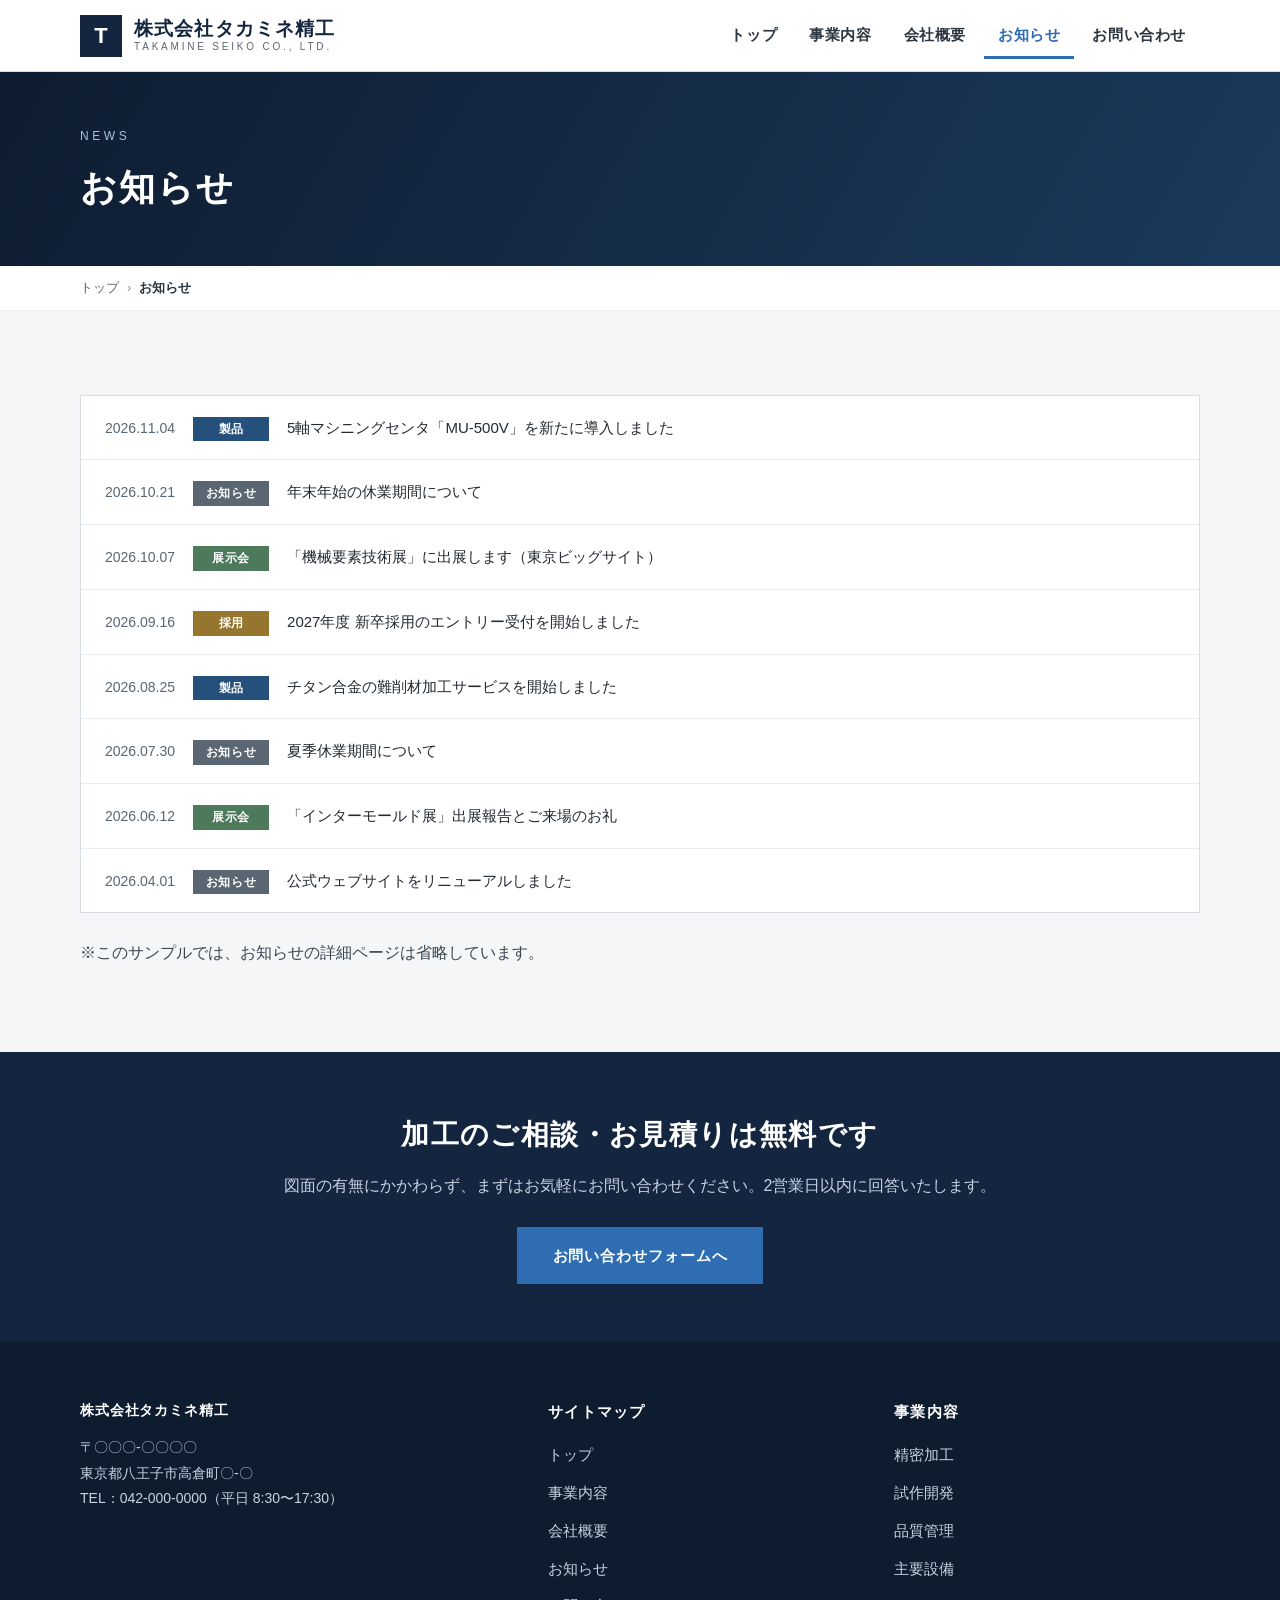
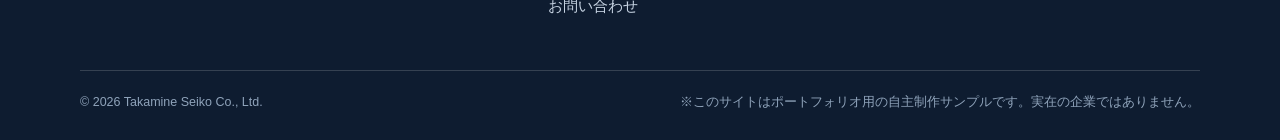
<file: news.html>
<!DOCTYPE html>
<html lang="ja">
<head>
<meta charset="UTF-8">
<meta name="viewport" content="width=device-width, initial-scale=1.0">
<title>お知らせ｜株式会社タカミネ精工</title>
<meta name="description" content="株式会社タカミネ精工からのお知らせ一覧。設備導入、展示会出展、採用情報などをお届けします。">
<link rel="stylesheet" href="style.css">
</head>
<body>

<header class="site-header">
  <div class="header-inner">
    <a class="logo" href="index.html">
      <span class="logo-mark">T</span>
      <span class="logo-text">
        <span class="logo-name">株式会社タカミネ精工</span>
        <span class="logo-sub">TAKAMINE SEIKO CO., LTD.</span>
      </span>
    </a>
    <button class="nav-toggle" type="button" aria-label="メニューを開閉" aria-expanded="false" aria-controls="global-nav">
      <span></span><span></span><span></span>
    </button>
    <nav class="global-nav" id="global-nav" aria-label="グローバルナビゲーション">
      <ul class="nav-list">
        <li><a href="index.html">トップ</a></li>
        <li><a href="business.html">事業内容</a></li>
        <li><a href="about.html">会社概要</a></li>
        <li><a href="news.html" class="is-current" aria-current="page">お知らせ</a></li>
        <li><a href="contact.html">お問い合わせ</a></li>
      </ul>
    </nav>
  </div>
</header>

<main>
  <section class="page-hero">
    <div class="container">
      <p class="page-label">NEWS</p>
      <h1>お知らせ</h1>
    </div>
  </section>
  <nav class="breadcrumb" aria-label="パンくずリスト">
    <div class="container">
      <ol>
        <li><a href="index.html">トップ</a></li>
        <li><span aria-current="page">お知らせ</span></li>
      </ol>
    </div>
  </nav>

  <section class="section">
    <div class="container">
      <div class="news-list fade-in">
        <div class="news-item">
          <span class="news-date">2026.11.04</span>
          <span class="tag tag-product">製品</span>
          <a href="news.html">5軸マシニングセンタ「MU-500V」を新たに導入しました</a>
        </div>
        <div class="news-item">
          <span class="news-date">2026.10.21</span>
          <span class="tag">お知らせ</span>
          <a href="news.html">年末年始の休業期間について</a>
        </div>
        <div class="news-item">
          <span class="news-date">2026.10.07</span>
          <span class="tag tag-event">展示会</span>
          <a href="news.html">「機械要素技術展」に出展します（東京ビッグサイト）</a>
        </div>
        <div class="news-item">
          <span class="news-date">2026.09.16</span>
          <span class="tag tag-recruit">採用</span>
          <a href="news.html">2027年度 新卒採用のエントリー受付を開始しました</a>
        </div>
        <div class="news-item">
          <span class="news-date">2026.08.25</span>
          <span class="tag tag-product">製品</span>
          <a href="news.html">チタン合金の難削材加工サービスを開始しました</a>
        </div>
        <div class="news-item">
          <span class="news-date">2026.07.30</span>
          <span class="tag">お知らせ</span>
          <a href="news.html">夏季休業期間について</a>
        </div>
        <div class="news-item">
          <span class="news-date">2026.06.12</span>
          <span class="tag tag-event">展示会</span>
          <a href="news.html">「インターモールド展」出展報告とご来場のお礼</a>
        </div>
        <div class="news-item">
          <span class="news-date">2026.04.01</span>
          <span class="tag">お知らせ</span>
          <a href="news.html">公式ウェブサイトをリニューアルしました</a>
        </div>
      </div>
      <p class="section-lead" style="margin-top: 26px;">※このサンプルでは、お知らせの詳細ページは省略しています。</p>
    </div>
  </section>

  <section class="cta-band">
    <div class="container fade-in">
      <h2>加工のご相談・お見積りは無料です</h2>
      <p>図面の有無にかかわらず、まずはお気軽にお問い合わせください。2営業日以内に回答いたします。</p>
      <a class="btn btn-primary" href="contact.html">お問い合わせフォームへ</a>
    </div>
  </section>
</main>

<footer class="site-footer">
  <div class="container">
    <div class="footer-inner">
      <div>
        <p class="footer-logo">株式会社タカミネ精工</p>
        <p>〒〇〇〇-〇〇〇〇<br>東京都八王子市高倉町〇-〇<br>TEL：042-000-0000（平日 8:30〜17:30）</p>
      </div>
      <div>
        <h3>サイトマップ</h3>
        <ul class="footer-sitemap">
          <li><a href="index.html">トップ</a></li>
          <li><a href="business.html">事業内容</a></li>
          <li><a href="about.html">会社概要</a></li>
          <li><a href="news.html">お知らせ</a></li>
          <li><a href="contact.html">お問い合わせ</a></li>
        </ul>
      </div>
      <div>
        <h3>事業内容</h3>
        <ul class="footer-sitemap">
          <li><a href="business.html#machining">精密加工</a></li>
          <li><a href="business.html#prototype">試作開発</a></li>
          <li><a href="business.html#quality">品質管理</a></li>
          <li><a href="business.html#equipment">主要設備</a></li>
        </ul>
      </div>
    </div>
    <div class="footer-bottom">
      <span>© <span id="copyright-year">2026</span> Takamine Seiko Co., Ltd.</span>
      <span>※このサイトはポートフォリオ用の自主制作サンプルです。実在の企業ではありません。</span>
    </div>
  </div>
</footer>

<script src="script.js"></script>
</body>
</html>
</file>
<file: style.css>
/* ============================================================
   株式会社タカミネ精工 コーポレートサイト（サンプル）
   共通スタイルシート — ネイビー×グレーのB2Bコーポレートデザイン
   ============================================================ */
:root {
  --navy-900: #0e1c30;
  --navy-800: #14263f;
  --navy-700: #1b3a5c;
  --navy-600: #26507c;
  --steel-500: #5a6672;
  --steel-400: #8a94a0;
  --steel-200: #d7dde3;
  --steel-100: #e9edf1;
  --bg: #f4f6f8;
  --white: #ffffff;
  --accent: #2f6db3;
  --accent-dark: #245a94;
  --error: #b3261e;
  --header-h: 72px;
  --max-w: 1120px;
}

* { margin: 0; padding: 0; box-sizing: border-box; }

html { scroll-behavior: smooth; }

body {
  font-family: "Hiragino Kaku Gothic ProN", "Hiragino Sans", "Noto Sans JP", "Yu Gothic", Meiryo, sans-serif;
  color: #232a31;
  background: var(--bg);
  line-height: 1.8;
  font-size: 16px;
  padding-top: var(--header-h);
}

img { max-width: 100%; display: block; }
a { color: var(--accent); text-decoration: none; }
a:hover { text-decoration: underline; }
ul { list-style: none; }

.container {
  width: min(var(--max-w), 100% - 40px);
  margin-inline: auto;
}

/* ---------- ヘッダー ---------- */
.site-header {
  position: fixed;
  inset: 0 0 auto 0;
  height: var(--header-h);
  background: rgba(255, 255, 255, 0.97);
  border-bottom: 1px solid var(--steel-200);
  z-index: 100;
  transition: box-shadow 0.25s ease;
}
.site-header.is-scrolled { box-shadow: 0 4px 18px rgba(14, 28, 48, 0.14); }

.header-inner {
  width: min(var(--max-w), 100% - 40px);
  margin-inline: auto;
  height: 100%;
  display: flex;
  align-items: center;
  justify-content: space-between;
  gap: 24px;
}

.logo { display: flex; align-items: center; gap: 12px; color: var(--navy-800); }
.logo:hover { text-decoration: none; }
.logo-mark {
  width: 42px; height: 42px; flex: none;
  background: var(--navy-800);
  color: #fff;
  display: grid; place-items: center;
  font-size: 22px; font-weight: 700;
  letter-spacing: 0;
}
.logo-text { line-height: 1.25; }
.logo-name { font-size: 19px; font-weight: 700; letter-spacing: 0.06em; display: block; }
.logo-sub { font-size: 10px; letter-spacing: 0.28em; color: var(--steel-500); display: block; }

.global-nav .nav-list { display: flex; gap: 4px; }
.global-nav a {
  display: block;
  padding: 8px 14px;
  color: #2c3640;
  font-size: 15px;
  font-weight: 600;
  letter-spacing: 0.04em;
  border-bottom: 3px solid transparent;
}
.global-nav a:hover { text-decoration: none; color: var(--accent); }
.global-nav a.is-current { color: var(--accent); border-bottom-color: var(--accent); }

.nav-toggle {
  display: none;
  width: 44px; height: 44px;
  background: none; border: 1px solid var(--steel-200);
  cursor: pointer;
  position: relative;
}
.nav-toggle span {
  position: absolute; left: 11px; right: 11px; height: 2px;
  background: var(--navy-800);
  transition: transform 0.25s ease, opacity 0.2s ease, top 0.25s ease;
}
.nav-toggle span:nth-child(1) { top: 14px; }
.nav-toggle span:nth-child(2) { top: 21px; }
.nav-toggle span:nth-child(3) { top: 28px; }
.nav-toggle[aria-expanded="true"] span:nth-child(1) { top: 21px; transform: rotate(45deg); }
.nav-toggle[aria-expanded="true"] span:nth-child(2) { opacity: 0; }
.nav-toggle[aria-expanded="true"] span:nth-child(3) { top: 21px; transform: rotate(-45deg); }

/* ---------- ヒーロー（トップ） ---------- */
.hero {
  position: relative;
  color: #fff;
  background: var(--navy-900);
}
.hero-bg {
  position: absolute; inset: 0;
  width: 100%; height: 100%;
  object-fit: cover;
  opacity: 0.55;
}
.hero::after {
  content: "";
  position: absolute; inset: 0;
  background: linear-gradient(100deg, rgba(14, 28, 48, 0.88) 30%, rgba(14, 28, 48, 0.35) 75%);
}
.hero-inner {
  position: relative; z-index: 1;
  padding: 104px 0 96px;
}
.hero-label {
  display: inline-block;
  font-size: 12px; letter-spacing: 0.3em;
  border: 1px solid rgba(255, 255, 255, 0.55);
  padding: 5px 14px;
  margin-bottom: 26px;
}
.hero h1 {
  font-size: clamp(30px, 5vw, 48px);
  line-height: 1.45;
  letter-spacing: 0.05em;
  font-weight: 700;
  margin-bottom: 22px;
}
.hero p { max-width: 620px; color: #dbe4ee; margin-bottom: 36px; }

/* ---------- ページヒーロー（下層） ---------- */
.page-hero {
  background: linear-gradient(120deg, var(--navy-900), var(--navy-700));
  color: #fff;
  padding: 54px 0 46px;
}
.page-hero .page-label { font-size: 12px; letter-spacing: 0.3em; color: #a9c2dc; margin-bottom: 8px; }
.page-hero h1 { font-size: clamp(26px, 4vw, 36px); letter-spacing: 0.06em; }

.breadcrumb {
  background: var(--white);
  border-bottom: 1px solid var(--steel-100);
  font-size: 13px;
  color: var(--steel-500);
}
.breadcrumb ol {
  list-style: none;
  display: flex; flex-wrap: wrap; gap: 8px;
  padding: 10px 0;
}
.breadcrumb li + li::before { content: "›"; margin-right: 8px; color: var(--steel-400); }
.breadcrumb a { color: var(--steel-500); }
.breadcrumb [aria-current] { color: #2c3640; font-weight: 600; }

/* ---------- ボタン ---------- */
.btn {
  display: inline-block;
  padding: 13px 34px;
  font-size: 15px; font-weight: 700; letter-spacing: 0.06em;
  border: 2px solid transparent;
  transition: background 0.2s ease, color 0.2s ease;
}
.btn:hover { text-decoration: none; }
.btn-primary { background: var(--accent); color: #fff; }
.btn-primary:hover { background: var(--accent-dark); }
.btn-ghost { border-color: rgba(255, 255, 255, 0.8); color: #fff; margin-left: 12px; }
.btn-ghost:hover { background: rgba(255, 255, 255, 0.14); }
.btn-navy { background: var(--navy-800); color: #fff; }
.btn-navy:hover { background: var(--navy-700); }

/* ---------- セクション ---------- */
.section { padding: 84px 0; }
.section-white { background: var(--white); }
.section-head { margin-bottom: 44px; }
.section-label {
  font-size: 12px; letter-spacing: 0.32em;
  color: var(--accent); font-weight: 700;
  display: block; margin-bottom: 8px;
}
.section-title {
  font-size: clamp(24px, 3.4vw, 32px);
  letter-spacing: 0.05em;
  color: var(--navy-800);
  padding-bottom: 14px;
  border-bottom: 3px solid var(--navy-800);
  display: inline-block;
}
.section-lead { margin-top: 20px; color: #3c4650; max-width: 760px; }

/* ---------- カード ---------- */
.cards { display: grid; grid-template-columns: repeat(3, 1fr); gap: 26px; }
.card {
  background: var(--white);
  border: 1px solid var(--steel-200);
  overflow: hidden;
}
.section-white .card { background: var(--bg); }
.card img { width: 100%; height: 190px; object-fit: cover; }
.card-body { padding: 24px 24px 28px; }
.card-body h3 { font-size: 18px; color: var(--navy-800); margin-bottom: 10px; letter-spacing: 0.04em; }
.card-body p { font-size: 14.5px; color: #3c4650; }
.card-link { display: inline-block; margin-top: 16px; font-weight: 700; font-size: 14px; }

/* ---------- 強み ---------- */
.strength-list { display: grid; grid-template-columns: repeat(3, 1fr); gap: 26px; counter-reset: strength; }
.strength-item {
  background: var(--white);
  border-top: 4px solid var(--navy-700);
  padding: 30px 26px;
}
.strength-num {
  font-size: 30px; font-weight: 700; color: var(--steel-200);
  line-height: 1; display: block; margin-bottom: 14px;
  font-family: "Helvetica Neue", Arial, sans-serif;
}
.strength-item h3 { font-size: 18px; color: var(--navy-800); margin-bottom: 10px; }
.strength-item p { font-size: 14.5px; color: #3c4650; }

/* ---------- お知らせ ---------- */
.news-list { background: var(--white); border: 1px solid var(--steel-200); }
.news-item {
  display: flex; align-items: baseline; gap: 18px;
  padding: 18px 24px;
  border-bottom: 1px solid var(--steel-100);
}
.news-item:last-child { border-bottom: none; }
.news-date { font-size: 14px; color: var(--steel-500); white-space: nowrap; font-variant-numeric: tabular-nums; }
.tag {
  flex: none;
  font-size: 11.5px; font-weight: 700; letter-spacing: 0.05em;
  padding: 2px 10px;
  color: #fff; background: var(--steel-500);
  text-align: center; min-width: 76px;
}
.tag-product { background: var(--navy-600); }
.tag-event { background: #4c7a5b; }
.tag-recruit { background: #96762e; }
.news-item a { color: #232a31; font-size: 15px; }
.news-item a:hover { color: var(--accent); }
.more-link { text-align: right; margin-top: 18px; font-weight: 700; font-size: 14.5px; }

/* ---------- 表 ---------- */
.data-table {
  width: 100%;
  border-collapse: collapse;
  background: var(--white);
  font-size: 15px;
}
.data-table th, .data-table td {
  border: 1px solid var(--steel-200);
  padding: 13px 18px;
  text-align: left;
  vertical-align: top;
}
.data-table th { background: var(--steel-100); color: var(--navy-800); font-weight: 700; white-space: nowrap; }
.info-table th { width: 200px; background: var(--navy-800); color: #fff; border-color: var(--navy-700); }
.info-table td { border-color: var(--steel-200); }

/* ---------- 事業ブロック ---------- */
.business-block {
  display: grid; grid-template-columns: 1fr 1fr; gap: 44px;
  align-items: center;
  margin-bottom: 72px;
}
.business-block:last-of-type { margin-bottom: 0; }
.business-block.reverse .business-media { order: 2; }
.business-media img { width: 100%; height: 320px; object-fit: cover; }
.business-body .biz-label { font-size: 12px; letter-spacing: 0.3em; color: var(--accent); font-weight: 700; }
.business-body h2 { font-size: 26px; color: var(--navy-800); margin: 8px 0 16px; letter-spacing: 0.04em; }
.business-body p { color: #3c4650; margin-bottom: 16px; }
.biz-points li {
  padding-left: 22px; position: relative; font-size: 15px; margin-bottom: 6px;
}
.biz-points li::before {
  content: ""; position: absolute; left: 0; top: 12px;
  width: 10px; height: 3px; background: var(--accent);
}

/* ---------- 沿革 ---------- */
.timeline { border-left: 3px solid var(--steel-200); margin-left: 6px; }
.timeline-item { position: relative; padding: 0 0 26px 30px; }
.timeline-item::before {
  content: ""; position: absolute; left: -8px; top: 9px;
  width: 13px; height: 13px; border-radius: 50%;
  background: var(--navy-700); border: 2px solid #fff;
  box-shadow: 0 0 0 2px var(--steel-200);
}
.timeline-year { font-weight: 700; color: var(--navy-800); font-size: 17px; }
.timeline-item p { color: #3c4650; font-size: 15px; }

/* ---------- 代表あいさつ ---------- */
.greeting { display: grid; grid-template-columns: 380px 1fr; gap: 44px; align-items: start; }
.greeting img { width: 100%; height: 300px; object-fit: cover; }
.greeting h2 { font-size: 24px; color: var(--navy-800); margin-bottom: 16px; }
.greeting p { color: #3c4650; margin-bottom: 14px; }
.greeting .sign { text-align: right; margin-top: 22px; color: #2c3640; }
.greeting .sign strong { font-size: 18px; letter-spacing: 0.1em; }

/* ---------- CTAバンド ---------- */
.cta-band { background: var(--navy-800); color: #fff; padding: 58px 0; text-align: center; }
.cta-band h2 { font-size: clamp(22px, 3vw, 28px); letter-spacing: 0.05em; margin-bottom: 12px; }
.cta-band p { color: #c6d3e2; margin-bottom: 26px; }

/* ---------- フォーム ---------- */
.contact-grid { display: grid; grid-template-columns: 320px 1fr; gap: 44px; align-items: start; }
.contact-info { background: var(--navy-800); color: #fff; padding: 30px 28px; }
.contact-info h2 { font-size: 19px; margin-bottom: 18px; letter-spacing: 0.05em; }
.contact-info dl div { margin-bottom: 16px; }
.contact-info dt { font-size: 12.5px; color: #a9c2dc; letter-spacing: 0.08em; }
.contact-info dd { font-size: 15.5px; }
.contact-info .tel { font-size: 23px; font-weight: 700; letter-spacing: 0.04em; }

.form-card { background: var(--white); border: 1px solid var(--steel-200); padding: 36px; }
.form-row { margin-bottom: 24px; }
.form-row label { display: block; font-weight: 700; font-size: 15px; margin-bottom: 8px; color: var(--navy-800); }
.required {
  font-size: 11px; background: var(--error); color: #fff;
  padding: 1px 7px; margin-left: 8px; vertical-align: 2px; letter-spacing: 0.05em;
}
.form-row input[type="text"],
.form-row input[type="email"],
.form-row input[type="tel"],
.form-row select,
.form-row textarea {
  width: 100%;
  padding: 12px 14px;
  font-size: 15.5px;
  font-family: inherit;
  border: 1px solid var(--steel-400);
  border-radius: 0;
  background: #fff;
  color: #232a31;
}
.form-row textarea { min-height: 150px; resize: vertical; }
.form-row input:focus, .form-row select:focus, .form-row textarea:focus {
  outline: 2px solid var(--accent); outline-offset: 0; border-color: var(--accent);
}
.form-row .is-invalid { border-color: var(--error); background: #fdf3f2; }
.form-error { display: none; color: var(--error); font-size: 13.5px; margin-top: 6px; font-weight: 600; }
.form-error.is-shown { display: block; }
.form-note { font-size: 13px; color: var(--steel-500); margin-bottom: 24px; }
.form-complete {
  display: none;
  background: #eef5ee;
  border: 1px solid #bcd6bc;
  padding: 30px;
  text-align: center;
}
.form-complete.is-shown { display: block; }
.form-complete h2 { color: #2e5b2e; font-size: 21px; margin-bottom: 10px; }

/* ---------- フッター ---------- */
.site-footer { background: var(--navy-900); color: #c6d3e2; }
.footer-inner {
  display: grid; grid-template-columns: 1.4fr 1fr 1fr; gap: 40px;
  padding: 56px 0 40px;
}
.footer-logo { color: #fff; font-size: 19px; font-weight: 700; letter-spacing: 0.06em; margin-bottom: 12px; }
.footer-inner p { font-size: 14px; }
.footer-inner h3 { color: #fff; font-size: 15px; letter-spacing: 0.08em; margin-bottom: 16px; }
.footer-sitemap li { margin-bottom: 9px; }
.footer-sitemap a { color: #c6d3e2; font-size: 14.5px; }
.footer-sitemap a:hover { color: #fff; }
.footer-bottom {
  border-top: 1px solid rgba(255, 255, 255, 0.16);
  padding: 20px 0 26px;
  font-size: 12.5px;
  color: #8fa3ba;
  display: flex; justify-content: space-between; gap: 16px; flex-wrap: wrap;
}

/* ---------- フェードイン ---------- */
.fade-in { opacity: 0; transform: translateY(22px); transition: opacity 0.7s ease, transform 0.7s ease; }
.fade-in.visible { opacity: 1; transform: none; }
@media (prefers-reduced-motion: reduce) {
  .fade-in { opacity: 1; transform: none; transition: none; }
  html { scroll-behavior: auto; }
}

/* ---------- レスポンシブ ---------- */
@media (max-width: 900px) {
  .cards, .strength-list { grid-template-columns: 1fr 1fr; }
  .greeting, .contact-grid { grid-template-columns: 1fr; }
  .business-block { grid-template-columns: 1fr; gap: 24px; }
  .business-block.reverse .business-media { order: 0; }
  .footer-inner { grid-template-columns: 1fr 1fr; }
}
@media (max-width: 720px) {
  :root { --header-h: 62px; }
  body { font-size: 15px; }
  .logo-name { font-size: 16px; }
  .nav-toggle { display: block; }
  .global-nav {
    position: fixed; top: var(--header-h); left: 0; right: 0;
    background: #fff;
    border-bottom: 1px solid var(--steel-200);
    box-shadow: 0 14px 24px rgba(14, 28, 48, 0.12);
    display: none;
  }
  .global-nav.is-open { display: block; }
  .global-nav .nav-list { flex-direction: column; gap: 0; padding: 8px 20px 16px; }
  .global-nav a { padding: 12px 6px; border-bottom: 1px solid var(--steel-100); }
  .global-nav a.is-current { border-bottom: 1px solid var(--steel-100); box-shadow: inset 3px 0 0 var(--accent); }
  .hero-inner { padding: 64px 0 60px; }
  .btn-ghost { margin-left: 0; margin-top: 12px; }
  .hero-actions .btn { display: table; }
  .section { padding: 58px 0; }
  .cards, .strength-list { grid-template-columns: 1fr; }
  .news-item { flex-wrap: wrap; gap: 6px 12px; padding: 15px 18px; }
  .info-table th { width: 118px; }
  .data-table th, .data-table td { padding: 10px 12px; font-size: 14px; }
  .form-card { padding: 26px 20px; }
  .footer-inner { grid-template-columns: 1fr; gap: 28px; padding: 42px 0 30px; }
  .footer-bottom { flex-direction: column; gap: 6px; }
}
</file>
